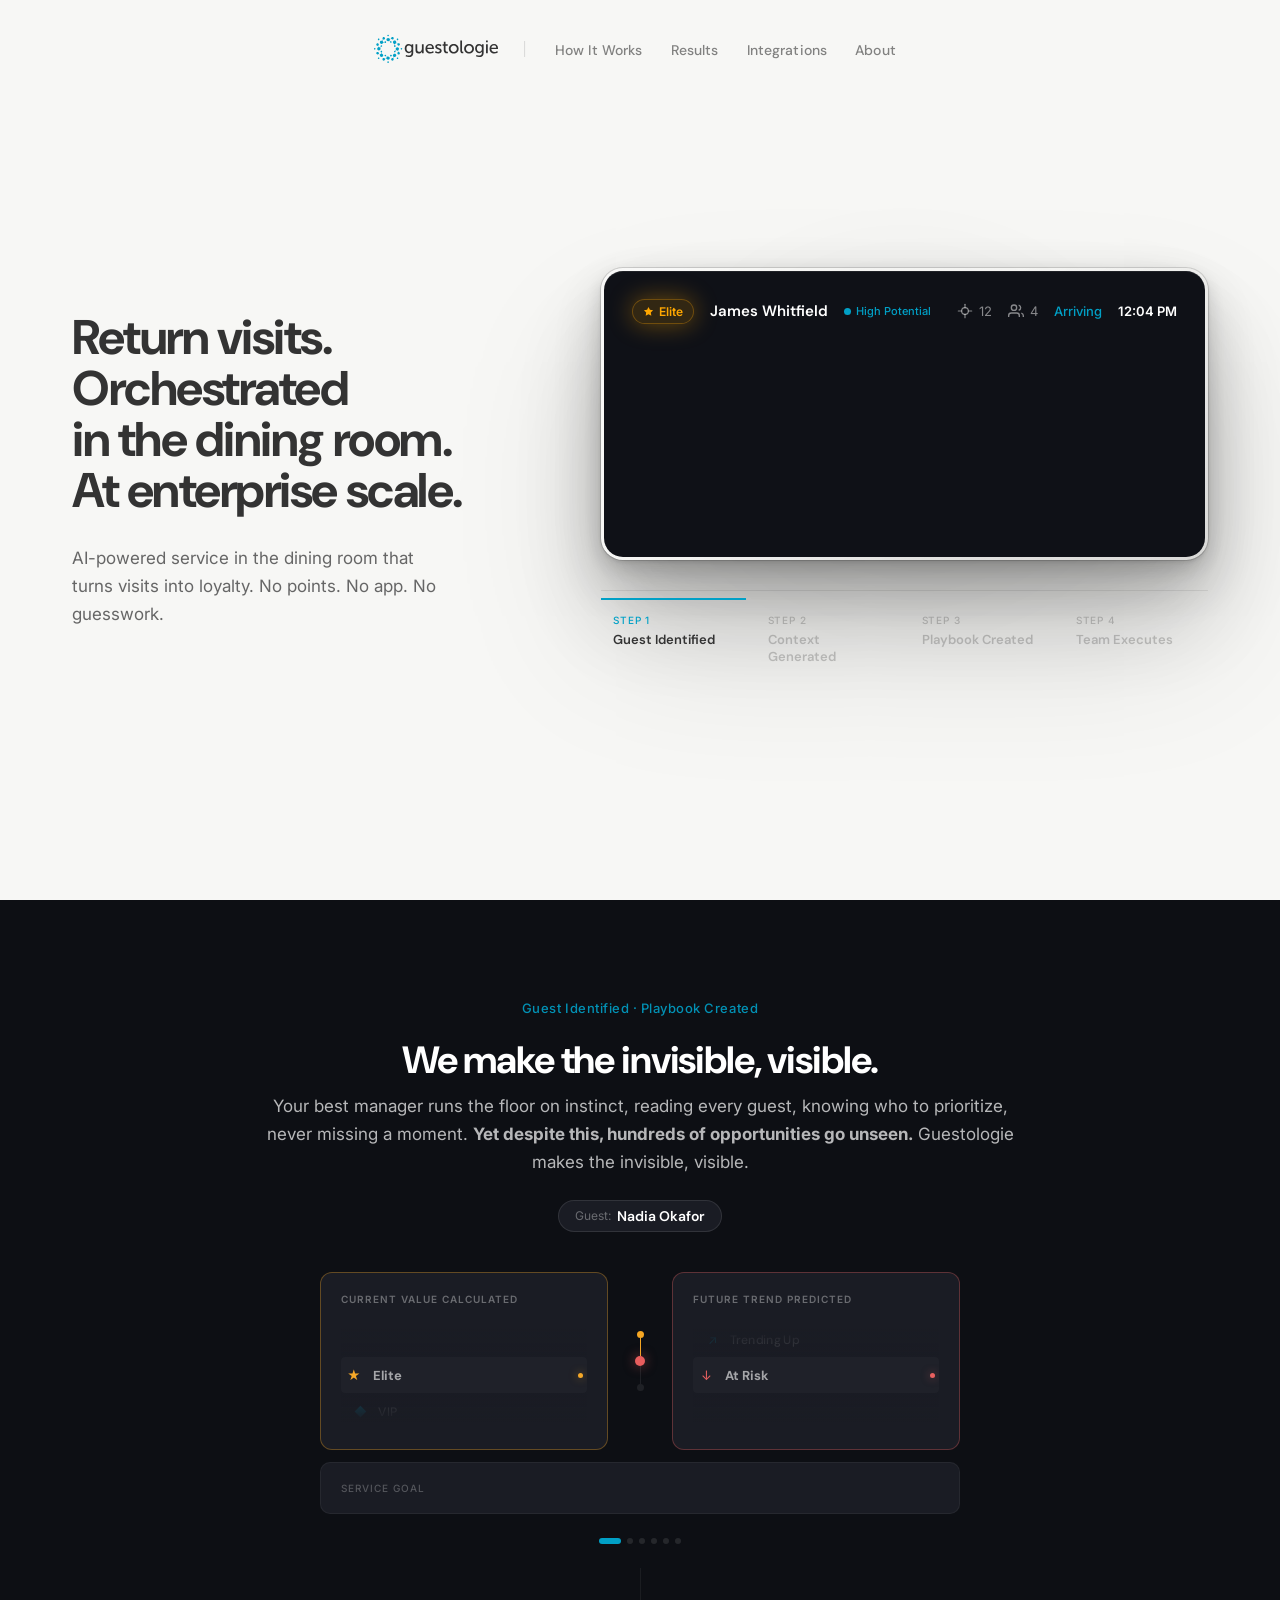
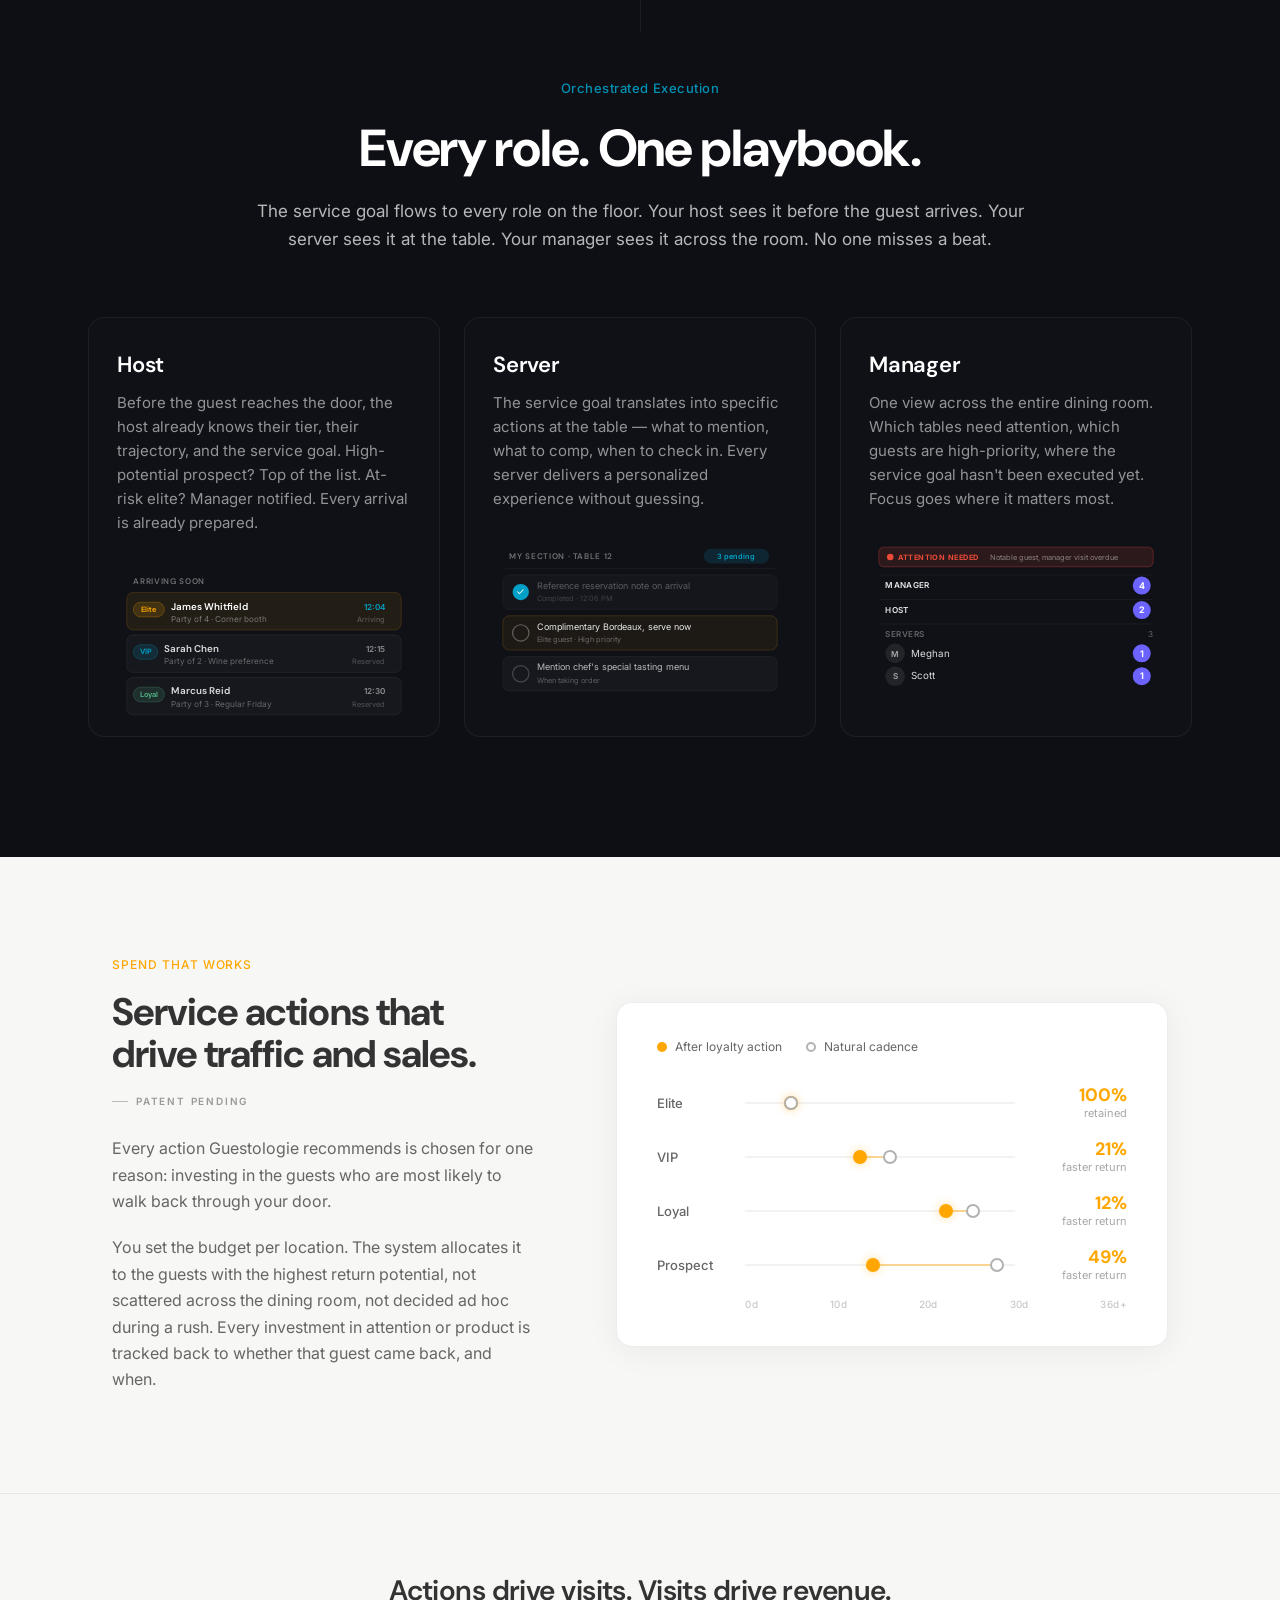
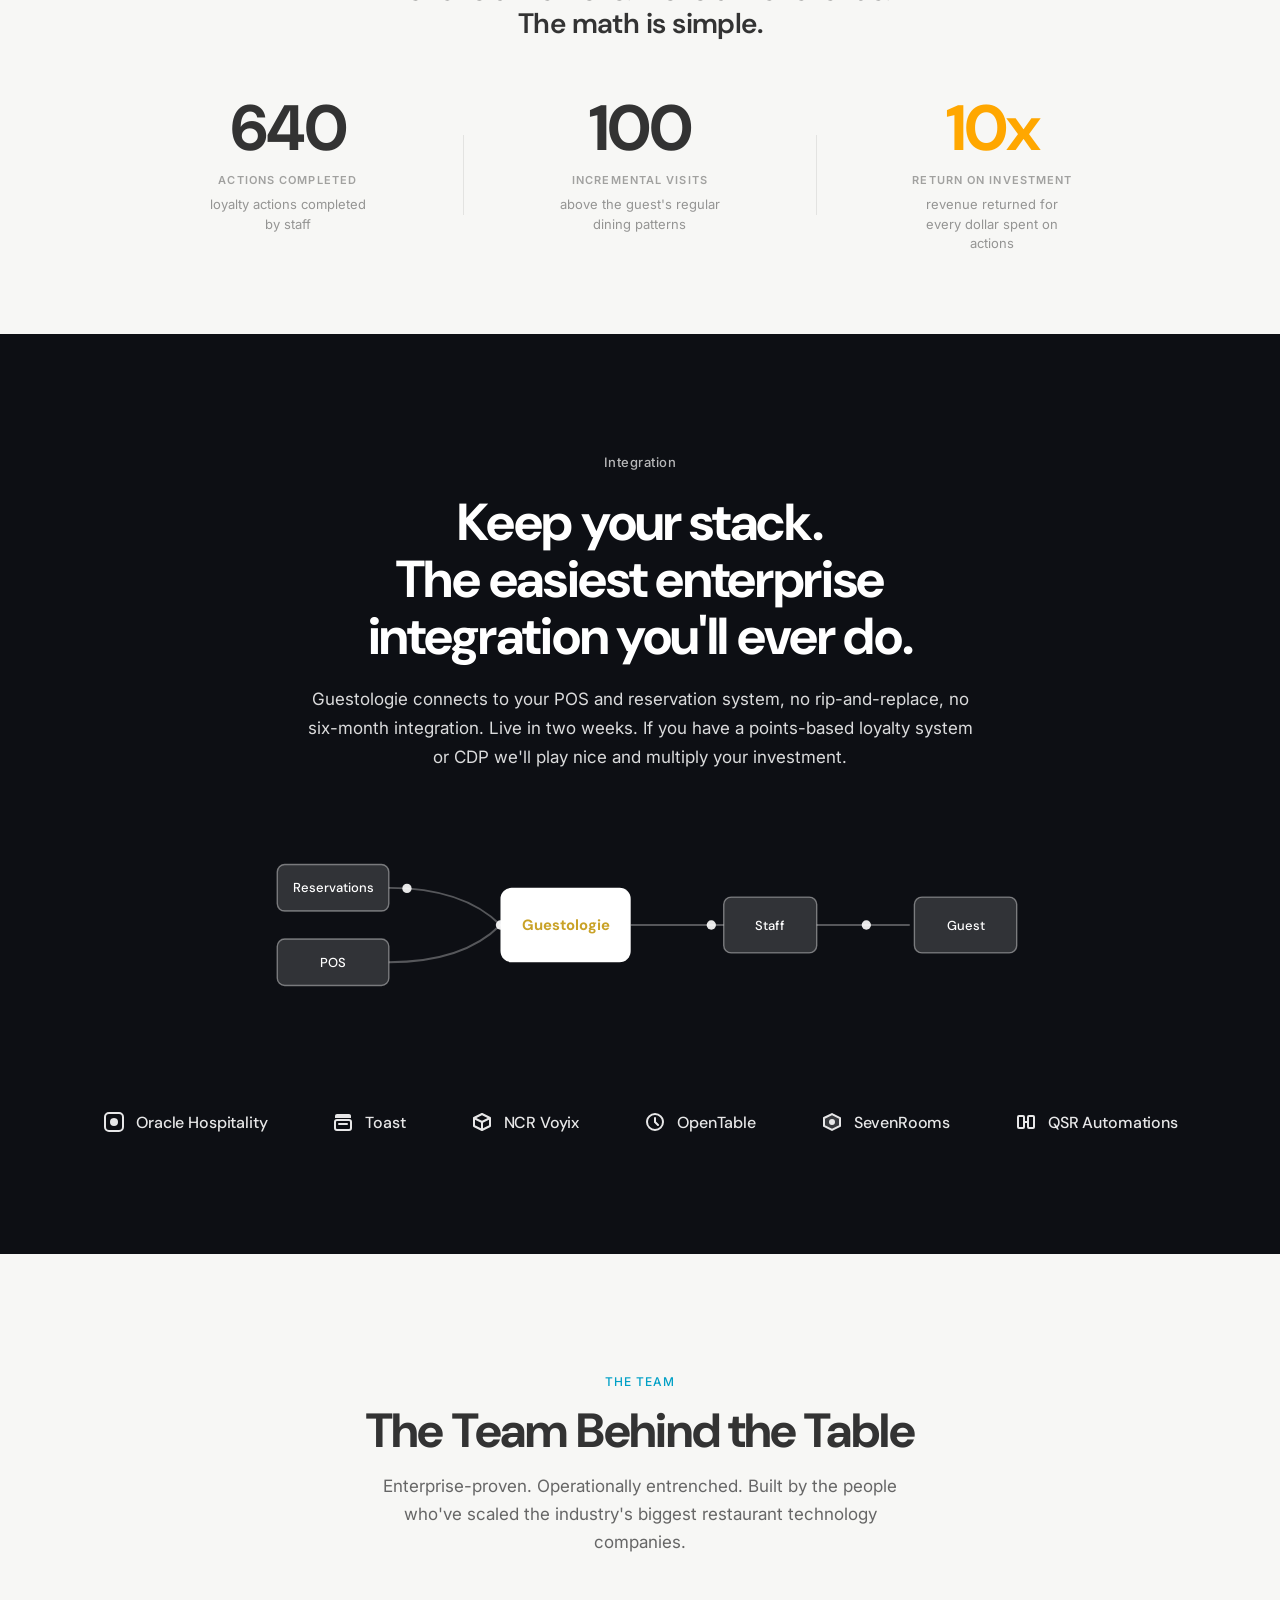
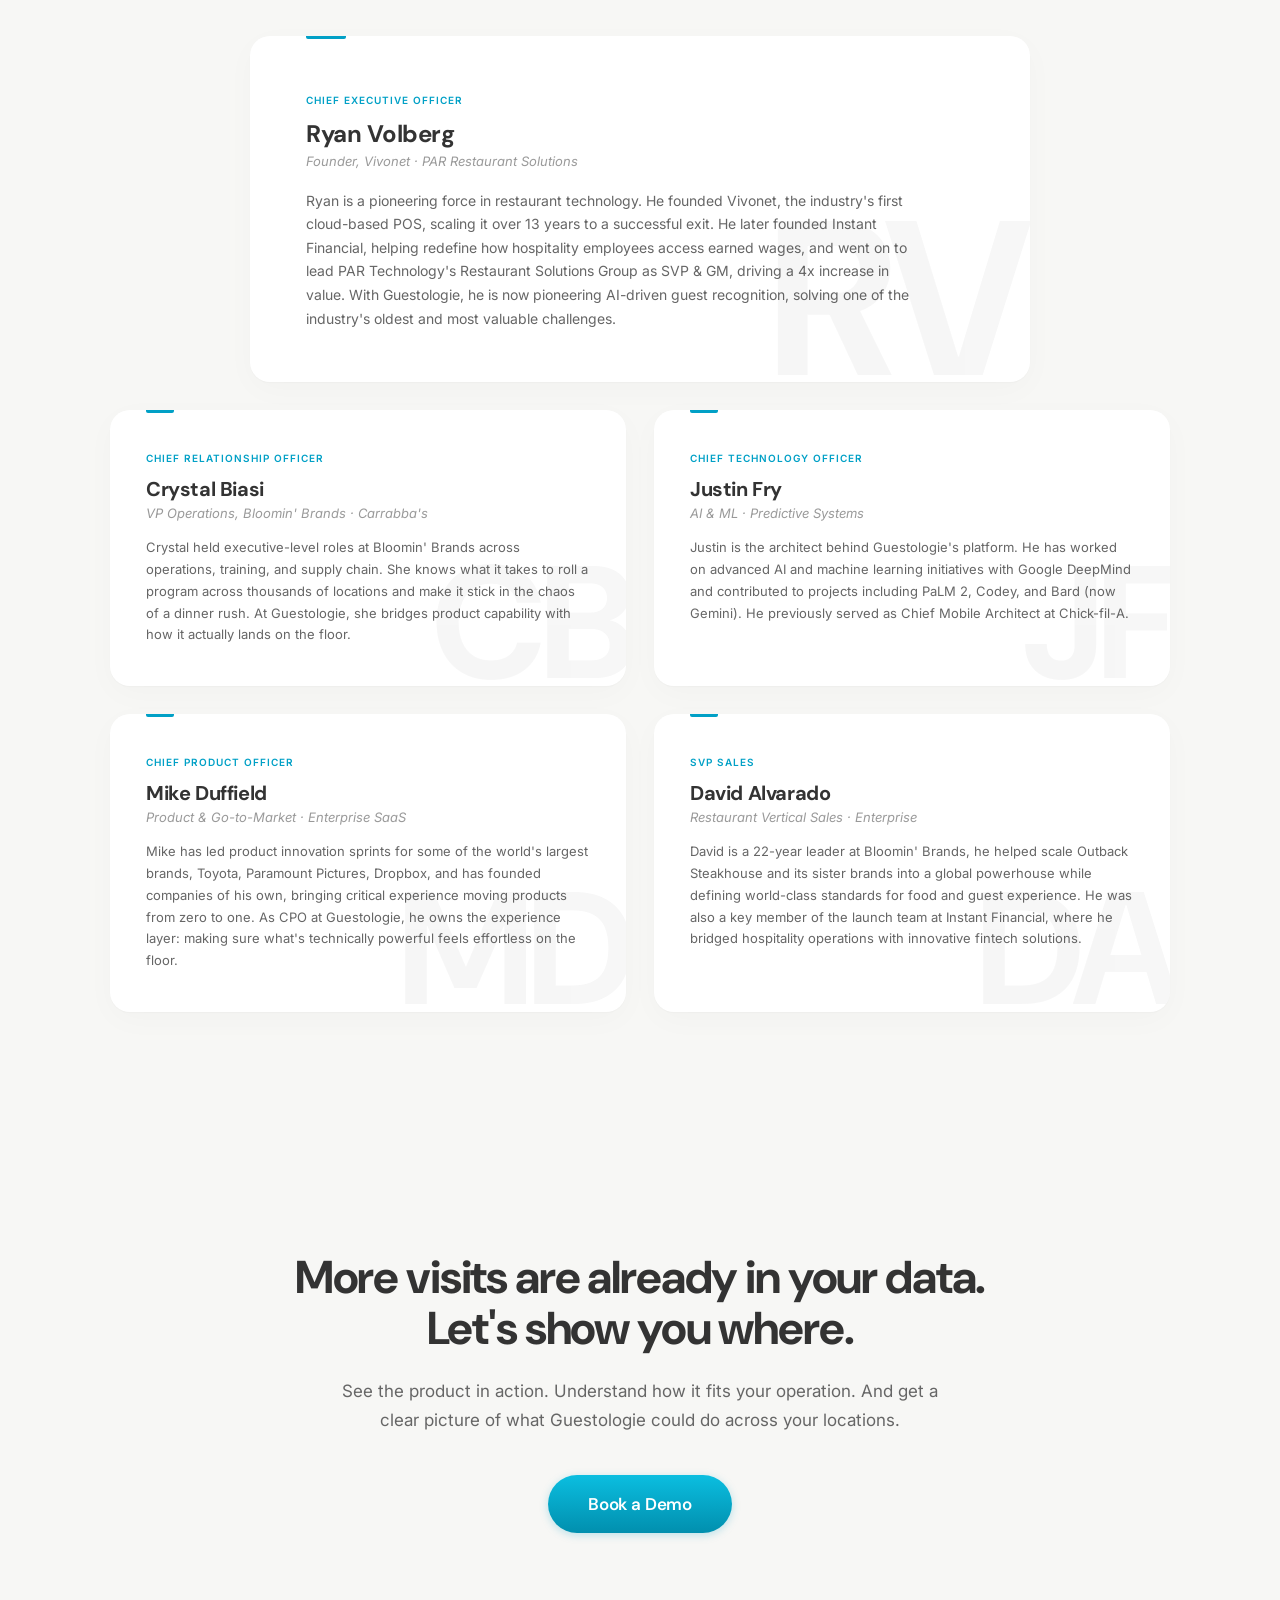
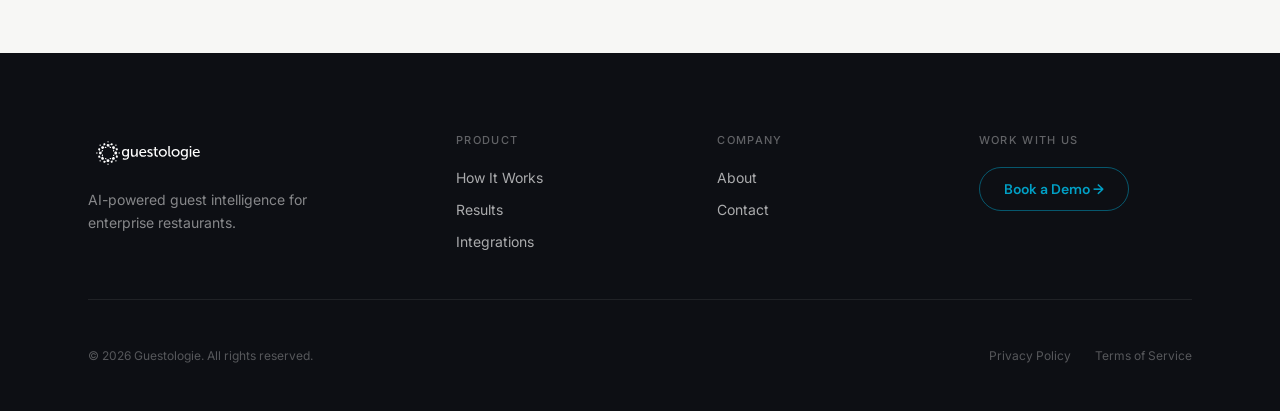
<file: index.html>
<!DOCTYPE html>
<html lang="en">
<head>
<meta charset="UTF-8">
<meta name="viewport" content="width=device-width, initial-scale=1.0">
<title>Guestologie | AI-Powered Guest Intelligence for Enterprise Restaurants</title>
<meta name="description" content="Guestologie turns every visit into a return visit. AI-powered guest recognition that gives your whole team, host, server, manager, the context to deliver personalized service at enterprise scale. No app. No points. Just results.">
<meta name="robots" content="index, follow">
<link rel="canonical" href="https://guestologie.com/">

<!-- Open Graph -->
<meta property="og:type" content="website">
<meta property="og:url" content="https://guestologie.com/">
<meta property="og:title" content="Guestologie | AI-Powered Guest Intelligence for Enterprise Restaurants">
<meta property="og:description" content="Return visits. Orchestrated in the dining room. At enterprise scale. AI-powered guest recognition for premium restaurant groups.">
<meta property="og:image" content="https://guestologie.com/og-image.jpg">
<meta property="og:site_name" content="Guestologie">

<!-- Twitter Card -->
<meta name="twitter:card" content="summary_large_image">
<meta name="twitter:title" content="Guestologie | AI-Powered Guest Intelligence for Enterprise Restaurants">
<meta name="twitter:description" content="Return visits. Orchestrated in the dining room. At enterprise scale.">
<meta name="twitter:image" content="https://guestologie.com/og-image.jpg">

<!-- Favicon -->
<link rel="icon" type="image/svg+xml" href="/favicon.svg">
<link rel="icon" type="image/png" sizes="32x32" href="/favicon-32x32.png">
<link rel="apple-touch-icon" sizes="180x180" href="/apple-touch-icon.png">

<!-- Schema.org JSON-LD -->
<script type="application/ld+json">
{
  "@context": "https://schema.org",
  "@type": "SoftwareApplication",
  "name": "Guestologie",
  "url": "https://guestologie.com",
  "description": "AI-powered guest intelligence platform that helps enterprise restaurant groups recognize guests, personalize service, and drive return visits — without loyalty programs or mobile apps.",
  "applicationCategory": "BusinessApplication",
  "operatingSystem": "Web",
  "offers": {
    "@type": "Offer",
    "category": "Enterprise SaaS"
  },
  "publisher": {
    "@type": "Organization",
    "name": "Guestologie",
    "url": "https://guestologie.com",
    "logo": {
      "@type": "ImageObject",
      "url": "https://guestologie.com/guestologie-logo.svg"
    },
    "contactPoint": {
      "@type": "ContactPoint",
      "email": "sales@trueloyalty.ai",
      "contactType": "sales"
    },
    "sameAs": []
  },
  "audience": {
    "@type": "Audience",
    "audienceType": "Enterprise restaurant groups and multi-unit restaurant operators"
  }
}
</script>

<link rel="preconnect" href="https://fonts.googleapis.com">
<link rel="preconnect" href="https://fonts.gstatic.com" crossorigin>
<link href="https://fonts.googleapis.com/css2?family=DM+Sans:wght@500;600;700&family=Inter:wght@400;500&display=swap" rel="stylesheet">
<link rel="stylesheet" href="guestologie-homepage.css">
</head>
<body>

<!-- NAV — logo + links in unified floating pill -->
<nav class="nav-unified">
  <a href="#" class="nav-logo-link">
    <svg id="Logo" xmlns="http://www.w3.org/2000/svg" width="559.157" height="186.692" version="1.1" viewBox="0 48 559.157 92" role="img" aria-label="Guestologie">
      <defs>
        <style>
          .st0 { fill: #01a0c6; fill-rule: evenodd; }
          .st1 { fill: #333; }
        </style>
      </defs>
      <g id="Wordmark">
        <path class="st1" d="M173.177,119.365c6.161,0,11.201-2.73,11.201-9.941v-2.59c0-1.12.07-2.24.07-2.24h-.141c-2.1,3.5-5.391,5.53-10.501,5.53-9.871,0-15.821-7.911-15.821-18.132,0-10.152,5.671-17.712,15.472-17.712,8.541,0,11.131,5.25,11.131,5.25h.14s-.069-.489-.069-1.12v-3.29h6.511v33.955c0,11.69-8.892,16.171-17.853,16.171-4.271,0-8.681-1.189-12.111-2.939l2.24-5.321s4.411,2.381,9.731,2.381ZM184.517,92.061c0-9.241-4.48-11.901-10.011-11.901-6.16,0-9.661,4.48-9.661,11.691,0,7.352,3.921,12.392,10.291,12.392,4.9,0,9.381-2.94,9.381-12.182Z"/>
        <path class="st1" d="M199.984,75.119h6.791v21.143c0,4.9.98,8.82,6.65,8.82,7.211,0,11.481-6.37,11.481-13.371v-16.592h6.791v35.424h-6.581v-4.69c0-1.47.14-2.591.14-2.591h-.14c-1.47,3.501-6.091,8.121-13.021,8.121-7.98,0-12.111-4.2-12.111-13.581v-22.683Z"/>
        <path class="st1" d="M256.265,74.28c10.011,0,15.331,7.421,15.331,16.592,0,.91-.21,2.94-.21,2.94h-25.832c.35,7.771,5.88,11.69,12.181,11.69,6.091,0,10.501-4.13,10.501-4.13l2.801,4.971s-5.251,5.04-13.722,5.04c-11.131,0-18.762-8.051-18.762-18.552,0-11.272,7.631-18.552,17.712-18.552ZM264.666,88.702c-.21-6.091-3.99-9.032-8.54-9.032-5.181,0-9.382,3.22-10.361,9.032h18.901Z"/>
        <path class="st1" d="M278.943,101.373s3.99,4.13,10.151,4.13c2.94,0,5.881-1.54,5.881-4.41,0-6.511-18.202-5.181-18.202-16.732,0-6.44,5.74-10.081,12.812-10.081,7.771,0,11.411,3.92,11.411,3.92l-2.73,5.111s-3.15-3.15-8.751-3.15c-2.94,0-5.811,1.26-5.811,4.34,0,6.372,18.202,4.971,18.202,16.592,0,5.881-5.041,10.291-12.812,10.291-8.681,0-13.441-5.181-13.441-5.181l3.29-4.83Z"/>
        <path class="st1" d="M309.954,81.071h-4.621v-5.461h4.831v-10.221h6.58v10.221h8.541v5.461h-8.541v15.751c0,7.071,4.971,7.981,7.562,7.981.979,0,1.609-.141,1.609-.141v6.021s-.979.141-2.38.141c-4.551,0-13.581-1.4-13.581-13.231v-16.522Z"/>
        <path class="st1" d="M348.734,74.28c10.57,0,19.111,7.771,19.111,18.482,0,10.781-8.541,18.622-19.111,18.622s-19.112-7.841-19.112-18.622c0-10.711,8.541-18.482,19.112-18.482ZM348.734,105.503c6.721,0,12.181-5.32,12.181-12.741,0-7.351-5.46-12.601-12.181-12.601-6.651,0-12.182,5.25-12.182,12.601,0,7.421,5.53,12.741,12.182,12.741Z"/>
        <path class="st1" d="M374.141,61.118h6.791v38.574c0,4.271,1.68,5.041,3.78,5.041.63,0,1.19-.07,1.19-.07v6.021s-1.051.141-2.24.141c-3.851,0-9.521-1.051-9.521-9.941v-39.764Z"/>
        <path class="st1" d="M408.304,74.28c10.57,0,19.111,7.771,19.111,18.482,0,10.781-8.541,18.622-19.111,18.622s-19.112-7.841-19.112-18.622c0-10.711,8.541-18.482,19.112-18.482ZM408.304,105.503c6.721,0,12.181-5.32,12.181-12.741,0-7.351-5.46-12.601-12.181-12.601-6.651,0-12.182,5.25-12.182,12.601,0,7.421,5.53,12.741,12.182,12.741Z"/>
        <path class="st1" d="M447.012,119.365c6.16,0,11.201-2.73,11.201-9.941v-2.59c0-1.12.069-2.24.069-2.24h-.14c-2.101,3.5-5.391,5.53-10.501,5.53-9.871,0-15.821-7.911-15.821-18.132,0-10.152,5.67-17.712,15.472-17.712,8.54,0,11.131,5.25,11.131,5.25h.14s-.069-.489-.069-1.12v-3.29h6.51v33.955c0,11.69-8.891,16.171-17.852,16.171-4.271,0-8.681-1.189-12.111-2.939l2.24-5.321s4.41,2.381,9.731,2.381ZM458.353,92.061c0-9.241-4.48-11.901-10.011-11.901-6.161,0-9.661,4.48-9.661,11.691,0,7.352,3.92,12.392,10.291,12.392,4.9,0,9.381-2.94,9.381-12.182Z"/>
        <path class="st1" d="M474.241,61.118h6.86v6.931h-6.86v-6.931ZM474.31,75.119h6.791v35.424h-6.791v-35.424Z"/>
        <path class="st1" d="M505.601,74.28c10.011,0,15.332,7.421,15.332,16.592,0,.91-.21,2.94-.21,2.94h-25.833c.35,7.771,5.881,11.69,12.182,11.69,6.09,0,10.501-4.13,10.501-4.13l2.8,4.971s-5.25,5.04-13.722,5.04c-11.131,0-18.762-8.051-18.762-18.552,0-11.272,7.631-18.552,17.712-18.552ZM514.003,88.702c-.21-6.091-3.991-9.032-8.541-9.032-5.181,0-9.381,3.22-10.361,9.032h18.902Z"/>
      </g>
      <g id="Symbol">
        <path class="st0" d="M63.304,123.388c-1.418-1.527-2.072-3.598-1.745-5.561.436-2.726-4.144-5.125-6.107-3.489-1.963,1.527-4.798,1.309-6.652-.436-1.963-1.963-1.963-5.125,0-7.088,1.963-1.963,5.125-1.963,7.088,0,1.09,1.09,1.527,2.508,1.418,3.926-.218,2.617,4.362,5.016,6.325,3.271.545-.545,1.2-.872,1.854-1.2,2.29-.872,2.181-4.798.218-5.888-.327-.109-.545-.327-.763-.545-1.309-1.2-1.309-3.271,0-4.58,1.309-1.2,3.271-1.2,4.58,0,1.2,1.309,1.2,3.38,0,4.58-.218.218-.327.327-.545.436-1.854,1.309-1.527,5.125.763,5.779.981.327,1.963.872,2.726,1.636,2.508,2.508,2.508,6.652,0,9.16-2.508,2.508-6.543,2.508-9.16,0h0ZM38.224,93.401c0-1.854,1.418-3.271,3.162-3.271,1.854,0,3.271,1.418,3.271,3.271,0,1.745-1.418,3.162-3.271,3.162-1.745,0-3.162-1.418-3.162-3.162h0ZM148.469,93.401c0,1.745-1.418,3.162-3.162,3.162s-3.271-1.418-3.271-3.162c0-1.854,1.527-3.271,3.271-3.271s3.162,1.418,3.162,3.271h0ZM132.33,132.33c-1.199,1.309-3.271,1.309-4.58,0-1.199-1.2-1.199-3.271,0-4.58,1.309-1.2,3.38-1.2,4.58,0,1.309,1.309,1.309,3.38,0,4.58h0ZM54.362,54.362c1.199-1.309,3.271-1.309,4.58,0,1.199,1.199,1.199,3.271,0,4.58-1.309,1.199-3.38,1.199-4.58,0-1.309-1.309-1.309-3.38,0-4.58h0ZM132.33,54.362c1.309,1.199,1.309,3.271,0,4.58-1.199,1.199-3.271,1.199-4.58,0-1.199-1.309-1.199-3.38,0-4.58,1.309-1.309,3.38-1.309,4.58,0h0ZM54.362,132.33c-1.309-1.2-1.309-3.271,0-4.58,1.199-1.2,3.271-1.2,4.58,0,1.199,1.309,1.199,3.38,0,4.58-1.309,1.309-3.38,1.309-4.58,0h0ZM93.401,38.224c1.745,0,3.162,1.418,3.162,3.162,0,1.854-1.418,3.271-3.162,3.271-1.854,0-3.271-1.418-3.271-3.271,0-1.745,1.418-3.162,3.271-3.162h0ZM93.401,148.469c-1.854,0-3.271-1.418-3.271-3.162s1.418-3.271,3.271-3.271c1.745,0,3.162,1.527,3.162,3.271s-1.418,3.162-3.162,3.162h0ZM50.982,93.401c0-2.181.981-4.035,2.617-5.234,2.181-1.636.654-6.543-1.854-6.87-2.508-.218-4.362-2.399-4.362-4.907,0-2.726,2.181-5.016,5.016-5.016,2.726,0,4.907,2.29,4.907,5.016,0,1.527-.654,2.944-1.745,3.817-1.963,1.636-.545,6.543,2.181,6.761.763,0,1.418.109,2.072.436,2.29.981,5.016-1.745,4.362-4.035-.109-.218-.109-.545-.109-.872,0-1.745,1.418-3.271,3.162-3.271s3.271,1.527,3.271,3.271-1.527,3.271-3.271,3.271c-.218,0-.436-.109-.654-.109-2.181-.436-4.689,2.508-3.489,4.689.436.872.763,1.854.763,3.053,0,3.489-2.944,6.434-6.434,6.434-3.599,0-6.434-2.944-6.434-6.434h0ZM63.304,63.304c1.527-1.418,3.598-2.072,5.561-1.745,2.726.436,5.125-4.144,3.598-6.107-1.636-1.963-1.418-4.798.327-6.652,1.963-1.963,5.125-1.963,7.088,0,1.963,1.963,1.963,5.125,0,7.088-1.09,1.09-2.508,1.527-3.926,1.418-2.617-.218-5.016,4.362-3.271,6.325.545.545.872,1.199,1.2,1.854.981,2.29,4.798,2.181,5.888.218.109-.327.327-.545.545-.763,1.199-1.309,3.271-1.309,4.58,0,1.199,1.309,1.199,3.271,0,4.58-1.309,1.2-3.38,1.2-4.58,0-.218-.218-.327-.327-.436-.545-1.309-1.854-5.125-1.527-5.779.763-.327.981-.872,1.963-1.636,2.726-2.508,2.508-6.543,2.508-9.16,0-2.508-2.508-2.508-6.543,0-9.16h0ZM93.401,50.982c2.072,0,4.035.981,5.125,2.617,1.636,2.181,6.543.654,6.87-1.854.218-2.508,2.399-4.362,4.907-4.362,2.726,0,5.016,2.181,5.016,5.016,0,2.726-2.29,4.907-5.016,4.907-1.527,0-2.944-.654-3.817-1.745-1.636-1.963-6.543-.545-6.652,2.181-.109.763-.218,1.418-.545,2.072-.981,2.29,1.745,5.016,4.035,4.362.218-.109.545-.109.872-.109,1.745,0,3.271,1.418,3.271,3.162s-1.527,3.271-3.271,3.271-3.162-1.527-3.162-3.271v-.654c.436-2.181-2.508-4.689-4.689-3.489-.872.436-1.854.763-2.944.763-3.599,0-6.543-2.944-6.543-6.434,0-3.599,2.944-6.434,6.543-6.434h0ZM123.388,63.304c1.418,1.527,2.072,3.599,1.745,5.561-.436,2.726,4.144,5.125,6.107,3.598,1.963-1.636,4.798-1.418,6.652.327,1.963,1.963,1.963,5.125,0,7.088-1.963,1.963-5.125,1.963-7.088,0-1.09-1.09-1.527-2.508-1.418-3.926.218-2.617-4.253-5.016-6.325-3.271-.545.545-1.2.872-1.854,1.2-2.29.981-2.181,4.798-.218,5.888.327.109.545.327.763.545,1.309,1.2,1.309,3.271,0,4.58-1.199,1.199-3.271,1.199-4.58,0-1.2-1.309-1.2-3.38,0-4.58.218-.218.327-.327.545-.436,1.854-1.309,1.527-5.125-.763-5.779-.981-.327-1.963-.872-2.726-1.636-2.508-2.508-2.508-6.543,0-9.16,2.508-2.508,6.652-2.508,9.16,0h0ZM135.819,93.401c0,2.072-1.09,4.035-2.726,5.125-2.181,1.636-.654,6.543,1.854,6.87,2.508.218,4.362,2.399,4.362,4.907,0,2.726-2.181,5.016-5.016,5.016-2.726,0-4.907-2.29-4.907-5.016,0-1.527.654-2.944,1.745-3.817,1.963-1.636.545-6.543-2.181-6.652-.763-.109-1.418-.218-2.072-.545-2.29-.981-5.016,1.745-4.362,4.035.109.218.109.545.109.872,0,1.745-1.418,3.271-3.162,3.271s-3.271-1.527-3.271-3.271,1.527-3.162,3.271-3.162h.654c2.181.436,4.689-2.508,3.489-4.689-.436-.872-.763-1.854-.763-2.944,0-3.598,2.944-6.543,6.434-6.543,3.599,0,6.543,2.944,6.543,6.543h0ZM123.388,123.388c-1.527,1.418-3.598,2.072-5.561,1.745-2.726-.436-5.125,4.144-3.489,6.107,1.527,1.963,1.309,4.798-.436,6.652-1.963,1.963-5.125,1.963-7.088,0-1.963-1.963-1.963-5.125,0-7.088,1.09-1.09,2.508-1.527,3.926-1.418,2.617.218,5.016-4.253,3.271-6.325-.545-.545-.872-1.2-1.2-1.854-.872-2.29-4.798-2.181-5.888-.218-.109.327-.327.545-.545.763-1.199,1.309-3.271,1.309-4.58,0-1.199-1.2-1.199-3.271,0-4.58,1.309-1.2,3.38-1.2,4.58,0,.218.218.327.327.436.545,1.309,1.854,5.125,1.527,5.779-.763.327-.981.872-1.963,1.636-2.726,2.508-2.508,6.652-2.508,9.16,0,2.508,2.508,2.508,6.652,0,9.16h0ZM93.401,135.819c-2.181,0-4.035-1.09-5.234-2.726-1.636-2.181-6.543-.654-6.87,1.854-.218,2.508-2.399,4.362-4.907,4.362-2.726,0-5.016-2.181-5.016-5.016,0-2.726,2.29-4.907,5.016-4.907,1.527,0,2.944.654,3.817,1.745,1.636,1.963,6.543.545,6.761-2.181,0-.763.109-1.418.436-2.072.981-2.29-1.745-5.016-4.035-4.362-.218.109-.545.109-.872.109-1.745,0-3.271-1.418-3.271-3.162s1.527-3.271,3.271-3.271,3.271,1.527,3.271,3.271c0,.218-.109.436-.109.654-.436,2.181,2.508,4.689,4.689,3.489.872-.436,1.854-.763,3.053-.763,3.489,0,6.434,2.944,6.434,6.434,0,3.598-2.944,6.543-6.434,6.543h0Z"/>
      </g>
    </svg>
  </a>
  <div class="nav-divider"></div>
  <ul class="nav-links">
    <li><a href="#segmentation" class="nav-link">How It Works</a></li>
    <li><a href="#smart-comp" class="nav-link">Results</a></li>
    <li><a href="#integrations" class="nav-link">Integrations</a></li>
    <li><a href="#about" class="nav-link">About</a></li>
  </ul>
</nav>

<!-- HERO -->
<div class="hero-section">
  <div class="hero-split">

    <!-- LEFT: Copy -->
    <div class="hero-left">
      <div class="hero-copy">
        <h1 class="hero-headline">Return visits. Orchestrated<br>in the dining room. At enterprise scale.</h1>
        <p class="hero-subhead">AI-powered service in the dining room that turns visits into loyalty. No points. No app. No guesswork.</p>
      </div>
    </div>

    <!-- RIGHT: Card + Steps -->
    <div class="hero-right">
      <div class="hero-right-inner">

        <!-- Guest Card -->
        <div class="hero-card-container">
          <div class="guest-card" id="journeyCard">
            <div class="guest-card-header">
              <div class="guest-card-left">
                <div class="tier-badge elite">
                  <svg viewBox="0 0 24 24" fill="currentColor"><polygon points="12,2 15.09,8.26 22,9.27 17,14.14 18.18,21.02 12,17.77 5.82,21.02 7,14.14 2,9.27 8.91,8.26"/></svg>
                  Elite
                </div>
                <span class="guest-name">James Whitfield</span>
                <div class="trend-indicator">
                  <span class="trend-indicator-dot"></span>
                  <span>High Potential</span>
                </div>
              </div>
              <div class="guest-card-right">
                <span class="guest-meta-item">
                  <svg width="16" height="16" viewBox="0 0 24 24" fill="none" stroke="currentColor" stroke-width="1.75" stroke-linecap="round"><circle cx="12" cy="12" r="5"/><line x1="12" y1="2" x2="12" y2="7"/><line x1="12" y1="17" x2="12" y2="22"/><line x1="2" y1="12" x2="7" y2="12"/><line x1="17" y1="12" x2="22" y2="12"/></svg>
                  12
                </span>
                <span class="guest-meta-item">
                  <svg width="16" height="16" viewBox="0 0 24 24" fill="none" stroke="currentColor" stroke-width="2"><path d="M17 21v-2a4 4 0 0 0-4-4H5a4 4 0 0 0-4 4v2"/><circle cx="9" cy="7" r="4"/><path d="M23 21v-2a4 4 0 0 0-3-3.87"/><path d="M16 3.13a4 4 0 0 1 0 7.75"/></svg>
                  4
                </span>
                <span class="guest-status">Arriving</span>
                <span class="guest-time">12:04 PM</span>
              </div>
            </div>

            <div class="guest-context">
              <span>Long-standing Elite guest. </span>
              <span>Prefers corner booths and Bordeaux wines. </span>
              <span>Allergic to shellfish. </span>
              <span>Typically dines with business associates in parties of 3-4. </span>
              <span>High spender who appreciates personalized attention from the chef.</span>
            </div>

            <div class="guest-actions">
              <div class="action-item" data-action="1">
                <div class="action-checkbox">
                  <svg viewBox="0 0 24 24" fill="none" stroke="currentColor" stroke-width="3" aria-hidden="true"><polyline points="20 6 9 17 4 12"/></svg>
                </div>
                <span class="action-text">When James arrives, seat at a premium table</span>
              </div>
              <div class="action-item" data-action="2">
                <div class="action-checkbox">
                  <svg viewBox="0 0 24 24" fill="none" stroke="currentColor" stroke-width="3" aria-hidden="true"><polyline points="20 6 9 17 4 12"/></svg>
                </div>
                <span class="action-text">Provide James a complimentary appetizer: 1/2 Salmon Sushi Press</span>
              </div>
              <div class="action-item" data-action="3">
                <div class="action-checkbox">
                  <svg viewBox="0 0 24 24" fill="none" stroke="currentColor" stroke-width="3" aria-hidden="true"><polyline points="20 6 9 17 4 12"/></svg>
                </div>
                <span class="action-text">Manager visit required, James is a notable guest</span>
              </div>
            </div>

            <div class="action-badge" id="actionBadge">
              <span class="action-badge-count">3</span>
              <svg class="action-badge-check" viewBox="0 0 24 24" fill="none" aria-hidden="true">
                <polyline points="4,13 9,18 20,7" stroke="white" stroke-width="2.5" stroke-linecap="round" stroke-linejoin="round"/>
              </svg>
            </div>
          </div>
        </div>

        <!-- Step Cards — bonded below card -->
        <div class="hero-steps">
          <div class="journey-steps">
            <div class="journey-step" data-step="1">
              <div class="step-number">Step 1</div>
              <div class="step-title">Guest Identified</div>
              <div class="step-description">Tier calculated, trajectory assessed, value identified instantly.</div>
            </div>
            <div class="journey-step" data-step="2">
              <div class="step-number">Step 2</div>
              <div class="step-title">Context Generated</div>
              <div class="step-description">AI pulls preferences, history, and what matters for this visit.</div>
            </div>
            <div class="journey-step" data-step="3">
              <div class="step-number">Step 3</div>
              <div class="step-title">Playbook Created</div>
              <div class="step-description">Specific actions assigned, personalized to this guest, this budget.</div>
            </div>
            <div class="journey-step" data-step="4">
              <div class="step-number">Step 4</div>
              <div class="step-title">Team Executes</div>
              <div class="step-description">Actions land on tablets. The floor executes. Guest feels it.</div>
            </div>
          </div>
        </div>

      </div>
    </div>

  </div>
</div>

<!-- SECTION: DUAL-SIGNAL INTELLIGENCE -->
<div class="segmentation-wrapper" id="segmentation">
  <div class="segmentation-inner">

    <div class="seg-header">
      <p class="seg-eyebrow">Guest Identified · Playbook Created</p>
      <h2 class="seg-headline">We make the invisible, visible.</h2>
      <p class="seg-subhead">Your best manager runs the floor on instinct, reading every guest, knowing who to prioritize, never missing a moment. <strong>Yet despite this, hundreds of opportunities go unseen.</strong> Guestologie makes the invisible, visible.</p>
      <p class="seg-guest-name"><span class="seg-guest-label">Guest:</span> <span id="segGuestName"></span></p>
    </div>

    <div class="seg-main-row">

      <div class="seg-panel" id="segPanelLeft">
        <p class="seg-panel-heading">Current Value Calculated</p>
        <div class="seg-wheel-wrap">
          <div class="seg-wheel-gradient seg-wheel-gradient-top"></div>
          <div class="seg-wheel-highlight"></div>
          <div class="seg-wheel" id="segTierWheel"></div>
          <div class="seg-wheel-gradient seg-wheel-gradient-bottom"></div>
        </div>
      </div>

      <div class="seg-dots-col">
        <div class="seg-step-dot" id="segDot1"></div>
        <div class="seg-connector" id="segConn1"></div>
        <div class="seg-step-dot" id="segDot2"></div>
        <div class="seg-connector" id="segConn2"></div>
        <div class="seg-step-dot" id="segDot3"></div>
      </div>

      <div class="seg-panel" id="segPanelRight">
        <p class="seg-panel-heading">Future Trend Predicted</p>
        <div class="seg-wheel-wrap">
          <div class="seg-wheel-gradient seg-wheel-gradient-top"></div>
          <div class="seg-wheel-highlight"></div>
          <div class="seg-wheel" id="segTrajWheel"></div>
          <div class="seg-wheel-gradient seg-wheel-gradient-bottom"></div>
        </div>
      </div>

    </div>

    <div class="seg-goal-bar" id="segGoalBar">
      <span class="seg-goal-label">SERVICE GOAL</span>
      <span class="seg-goal-text" id="segGoalText"></span>
    </div>

    <div class="seg-carousel" id="segCarousel"></div>

    <div class="seg-flow-line">
      <div class="seg-flow-line-track"></div>
      <div class="seg-flow-line-pulse"></div>
    </div>

  </div>
</div>

<!-- SECTION 3: HOW IT WORKS -->
<div class="how-it-works-wrapper">
<section class="how-it-works" id="how-it-works">
  <p class="section-label">Orchestrated Execution</p>
  <h2 class="section-headline">Every role. One playbook.</h2>
  <p class="section-subhead">The service goal flows to every role on the floor. Your host sees it before the guest arrives. Your server sees it at the table. Your manager sees it across the room. No one misses a beat.</p>

  <div class="roles-grid">

    <!-- Host Card -->
    <div class="role-card">
      <div class="role-card-content">
        <h3 class="role-title">Host</h3>
        <p class="role-body">Before the guest reaches the door, the host already knows their tier, their trajectory, and the service goal. High-potential prospect? Top of the list. At-risk elite? Manager notified. Every arrival is already prepared.</p>
      </div>
      <div class="role-visual">
        <!-- Arrival queue UI mockup -->
        <svg viewBox="0 0 360 210" xmlns="http://www.w3.org/2000/svg" class="role-ui-svg" role="img" aria-label="Host arrival queue showing Elite guest James Whitfield arriving at 12:04, VIP guest Sarah Chen at 12:15, and Loyal guest Marcus Reid at 12:30">
          <!-- bg -->
          <rect width="360" height="210" fill="#0F1117"/>
          <!-- header -->
          <text x="20" y="26" font-family="DM Sans, sans-serif" font-size="10" font-weight="600" fill="rgba(255,255,255,0.4)" letter-spacing="0.08em">ARRIVING SOON</text>

          <!-- Row 1 — Elite -->
          <rect x="12" y="36" width="336" height="46" rx="8" fill="rgba(255,167,0,0.08)" stroke="rgba(255,167,0,0.2)" stroke-width="1"/>
          <!-- tier badge -->
          <rect x="20" y="48" width="38" height="18" rx="9" fill="rgba(255,167,0,0.15)" stroke="rgba(255,167,0,0.3)" stroke-width="1"/>
          <text x="39" y="60" font-family="Inter, sans-serif" font-size="9" font-weight="600" fill="#FFA700" text-anchor="middle">Elite</text>
          <!-- name -->
          <text x="66" y="57" font-family="DM Sans, sans-serif" font-size="12" font-weight="600" fill="#FFFFFF">James Whitfield</text>
          <text x="66" y="72" font-family="Inter, sans-serif" font-size="10" fill="rgba(255,255,255,0.4)">Party of 4 · Corner booth</text>
          <!-- time -->
          <text x="328" y="57" font-family="Inter, sans-serif" font-size="10" font-weight="600" fill="#01A0C6" text-anchor="end">12:04</text>
          <text x="328" y="72" font-family="Inter, sans-serif" font-size="9" fill="rgba(255,255,255,0.3)" text-anchor="end">Arriving</text>

          <!-- Row 2 — VIP -->
          <rect x="12" y="88" width="336" height="46" rx="8" fill="rgba(255,255,255,0.03)" stroke="rgba(255,255,255,0.07)" stroke-width="1"/>
          <rect x="20" y="100" width="30" height="18" rx="9" fill="rgba(1,160,198,0.15)" stroke="rgba(1,160,198,0.3)" stroke-width="1"/>
          <text x="35" y="112" font-family="Inter, sans-serif" font-size="9" font-weight="600" fill="#01A0C6" text-anchor="middle">VIP</text>
          <text x="58" y="109" font-family="DM Sans, sans-serif" font-size="12" font-weight="600" fill="rgba(255,255,255,0.85)">Sarah Chen</text>
          <text x="58" y="124" font-family="Inter, sans-serif" font-size="10" fill="rgba(255,255,255,0.35)">Party of 2 · Wine preference</text>
          <text x="328" y="109" font-family="Inter, sans-serif" font-size="10" font-weight="600" fill="rgba(255,255,255,0.5)" text-anchor="end">12:15</text>
          <text x="328" y="124" font-family="Inter, sans-serif" font-size="9" fill="rgba(255,255,255,0.25)" text-anchor="end">Reserved</text>

          <!-- Row 3 — Loyal -->
          <rect x="12" y="140" width="336" height="46" rx="8" fill="rgba(255,255,255,0.03)" stroke="rgba(255,255,255,0.07)" stroke-width="1"/>
          <rect x="20" y="152" width="38" height="18" rx="9" fill="rgba(82,183,136,0.15)" stroke="rgba(82,183,136,0.3)" stroke-width="1"/>
          <text x="39" y="164" font-family="Inter, sans-serif" font-size="9" font-weight="600" fill="#52B788" text-anchor="middle">Loyal</text>
          <text x="66" y="161" font-family="DM Sans, sans-serif" font-size="12" font-weight="600" fill="rgba(255,255,255,0.85)">Marcus Reid</text>
          <text x="66" y="176" font-family="Inter, sans-serif" font-size="10" fill="rgba(255,255,255,0.35)">Party of 3 · Regular Friday</text>
          <text x="328" y="161" font-family="Inter, sans-serif" font-size="10" font-weight="600" fill="rgba(255,255,255,0.5)" text-anchor="end">12:30</text>
          <text x="328" y="176" font-family="Inter, sans-serif" font-size="9" fill="rgba(255,255,255,0.25)" text-anchor="end">Reserved</text>
        </svg>
      </div>
    </div>

    <!-- Server Card -->
    <div class="role-card">
      <div class="role-card-content">
        <h3 class="role-title">Server</h3>
        <p class="role-body">The service goal translates into specific actions at the table — what to mention, what to comp, when to check in. Every server delivers a personalized experience without guessing.</p>
      </div>
      <div class="role-visual">
        <!-- Section action list UI mockup -->
        <svg viewBox="0 0 360 210" xmlns="http://www.w3.org/2000/svg" class="role-ui-svg" role="img" aria-label="Server section view for Table 12 showing one completed action and two pending actions including serving complimentary Bordeaux to an Elite guest">
          <rect width="360" height="210" fill="#0F1117"/>

          <!-- Header row: label left, pill right -->
          <text x="20" y="24" font-family="DM Sans, sans-serif" font-size="10" font-weight="600" fill="rgba(255,255,255,0.4)" letter-spacing="0.08em">MY SECTION · TABLE 12</text>
          <rect x="258" y="12" width="80" height="18" rx="9" fill="rgba(1,160,198,0.15)"/>
          <text x="298" y="24" font-family="Inter, sans-serif" font-size="9" font-weight="600" fill="#01A0C6" text-anchor="middle">3 pending</text>

          <line x1="12" y1="36" x2="348" y2="36" stroke="rgba(255,255,255,0.06)" stroke-width="1"/>

          <!-- Action 1 — completed -->
          <rect x="12" y="44" width="336" height="42" rx="8" fill="rgba(255,255,255,0.02)" stroke="rgba(255,255,255,0.05)" stroke-width="1"/>
          <circle cx="34" cy="65" r="10" fill="#01A0C6"/>
          <text x="34" y="69" font-family="Inter, sans-serif" font-size="12" fill="#fff" text-anchor="middle">✓</text>
          <text x="54" y="61" font-family="Inter, sans-serif" font-size="11" fill="rgba(255,255,255,0.3)">Reference reservation note on arrival</text>
          <text x="54" y="76" font-family="Inter, sans-serif" font-size="9" fill="rgba(255,255,255,0.18)">Completed · 12:06 PM</text>

          <!-- Action 2 — pending urgent, no pill -->
          <rect x="12" y="94" width="336" height="42" rx="8" fill="rgba(255,167,0,0.06)" stroke="rgba(255,167,0,0.2)" stroke-width="1"/>
          <circle cx="34" cy="115" r="10" fill="none" stroke="rgba(255,255,255,0.3)" stroke-width="1.5"/>
          <text x="54" y="111" font-family="Inter, sans-serif" font-size="11" fill="rgba(255,255,255,0.9)">Complimentary Bordeaux, serve now</text>
          <text x="54" y="126" font-family="Inter, sans-serif" font-size="9" fill="rgba(255,255,255,0.35)">Elite guest · High priority</text>

          <!-- Action 3 — pending -->
          <rect x="12" y="144" width="336" height="42" rx="8" fill="rgba(255,255,255,0.03)" stroke="rgba(255,255,255,0.06)" stroke-width="1"/>
          <circle cx="34" cy="165" r="10" fill="none" stroke="rgba(255,255,255,0.2)" stroke-width="1.5"/>
          <text x="54" y="161" font-family="Inter, sans-serif" font-size="11" fill="rgba(255,255,255,0.7)">Mention chef's special tasting menu</text>
          <text x="54" y="176" font-family="Inter, sans-serif" font-size="9" fill="rgba(255,255,255,0.3)">When taking order</text>
        </svg>
      </div>
    </div>

    <!-- Manager Card -->
    <div class="role-card">
      <div class="role-card-content">
        <h3 class="role-title">Manager</h3>
        <p class="role-body">One view across the entire dining room. Which tables need attention, which guests are high-priority, where the service goal hasn't been executed yet. Focus goes where it matters most.</p>
      </div>
      <div class="role-visual">
        <svg viewBox="0 0 360 210" xmlns="http://www.w3.org/2000/svg" class="role-ui-svg" role="img" aria-label="Manager dashboard showing attention needed alert for a notable guest, with pending action counts for manager, host, and servers Meghan and Scott">
          <rect width="360" height="210" fill="#0F1117"/>

          <!-- Attention banner -->
          <rect x="12" y="10" width="336" height="24" rx="6" fill="rgba(255,80,60,0.12)" stroke="rgba(255,80,60,0.35)" stroke-width="1"/>
          <circle cx="26" cy="22" r="4" fill="rgba(255,80,60,0.9)"/>
          <text x="36" y="26" font-family="Inter, sans-serif" font-size="9" font-weight="700" fill="rgba(255,80,60,0.9)" letter-spacing="0.06em">ATTENTION NEEDED</text>
          <text x="148" y="26" font-family="Inter, sans-serif" font-size="9" fill="rgba(255,255,255,0.45)">Notable guest, manager visit overdue</text>

          <line x1="12" y1="44" x2="348" y2="44" stroke="rgba(255,255,255,0.06)" stroke-width="1"/>

          <!-- Manager row -->
          <text x="20" y="60" font-family="Inter, sans-serif" font-size="10" font-weight="600" fill="rgba(255,255,255,0.9)" letter-spacing="0.04em">MANAGER</text>
          <circle cx="334" cy="57" r="11" fill="#6C63FF"/>
          <text x="334" y="61" font-family="Inter, sans-serif" font-size="11" font-weight="700" fill="#fff" text-anchor="middle">4</text>

          <line x1="12" y1="74" x2="348" y2="74" stroke="rgba(255,255,255,0.06)" stroke-width="1"/>

          <!-- Host row -->
          <text x="20" y="90" font-family="Inter, sans-serif" font-size="10" font-weight="600" fill="rgba(255,255,255,0.9)" letter-spacing="0.04em">HOST</text>
          <circle cx="334" cy="87" r="11" fill="#6C63FF"/>
          <text x="334" y="91" font-family="Inter, sans-serif" font-size="11" font-weight="700" fill="#fff" text-anchor="middle">2</text>

          <line x1="12" y1="104" x2="348" y2="104" stroke="rgba(255,255,255,0.06)" stroke-width="1"/>

          <!-- Servers label -->
          <text x="20" y="120" font-family="Inter, sans-serif" font-size="10" font-weight="600" fill="rgba(255,255,255,0.35)" letter-spacing="0.06em">SERVERS</text>
          <text x="348" y="120" font-family="Inter, sans-serif" font-size="10" fill="rgba(255,255,255,0.35)" text-anchor="end">3</text>

          <!-- Meghan -->
          <circle cx="32" cy="140" r="12" fill="rgba(255,255,255,0.08)"/>
          <text x="32" y="144" font-family="Inter, sans-serif" font-size="10" font-weight="600" fill="rgba(255,255,255,0.6)" text-anchor="middle">M</text>
          <text x="52" y="144" font-family="Inter, sans-serif" font-size="12" fill="rgba(255,255,255,0.85)">Meghan</text>
          <circle cx="334" cy="140" r="11" fill="#6C63FF"/>
          <text x="334" y="144" font-family="Inter, sans-serif" font-size="11" font-weight="700" fill="#fff" text-anchor="middle">1</text>

          <!-- Scott -->
          <circle cx="32" cy="168" r="12" fill="rgba(255,255,255,0.08)"/>
          <text x="32" y="172" font-family="Inter, sans-serif" font-size="10" font-weight="600" fill="rgba(255,255,255,0.6)" text-anchor="middle">S</text>
          <text x="52" y="172" font-family="Inter, sans-serif" font-size="12" fill="rgba(255,255,255,0.85)">Scott</text>
          <circle cx="334" cy="168" r="11" fill="#6C63FF"/>
          <text x="334" y="172" font-family="Inter, sans-serif" font-size="11" font-weight="700" fill="#fff" text-anchor="middle">1</text>

        </svg>
      </div>
    </div>

  </div>
</section>
</div>

<!-- SECTION 4: SMART COMP -->
<div class="smart-comp-wrapper" id="smart-comp">

  <!-- Panel 1: Copy + Dumbbell Chart -->
  <div class="smart-comp-panel">
    <div class="smart-comp-inner">

      <!-- Left: Copy -->
      <div class="smart-comp-content">
        <p class="smart-eyebrow">Spend that works</p>
        <h2 class="smart-headline">Service actions that<br>drive traffic and sales.</h2>
        <p class="smart-patent">Patent Pending</p>
        <p class="smart-subhead">Every action Guestologie recommends is chosen for one reason: investing in the guests who are most likely to walk back through your door.</p>
        <p class="smart-body">You set the budget per location. The system allocates it to the guests with the highest return potential, not scattered across the dining room, not decided ad hoc during a rush. Every investment in attention or product is tracked back to whether that guest came back, and when.</p>
      </div>

      <!-- Right: Dumbbell Chart -->
      <div class="smart-chart">
        <div class="chart-legend">
          <span class="chart-legend-item"><span class="chart-dot filled"></span>After loyalty action</span>
          <span class="chart-legend-item"><span class="chart-dot hollow"></span>Natural cadence</span>
        </div>
        <div class="chart-rows">

          <!-- Elite -->
          <div class="chart-row">
            <span class="chart-tier">Elite</span>
            <div class="chart-track-container">
              <div class="chart-track"></div>
              <div class="chart-dumbbell" style="left: 17.1%; width: 0.5%;"></div>
              <div class="chart-dot-node filled" style="left: 17.1%;"></div>
              <div class="chart-dot-node hollow" style="left: 17.1%;"></div>
            </div>
            <div class="chart-result">
              <span class="chart-pct">100%</span>
              <span class="chart-label">retained</span>
            </div>
          </div>

          <!-- VIP -->
          <div class="chart-row">
            <span class="chart-tier">VIP</span>
            <div class="chart-track-container">
              <div class="chart-track"></div>
              <div class="chart-dumbbell" style="left: 42.4%; width: 11.3%;"></div>
              <div class="chart-dot-node filled" style="left: 42.4%;"></div>
              <div class="chart-dot-node hollow" style="left: 53.7%;"></div>
            </div>
            <div class="chart-result">
              <span class="chart-pct">21%</span>
              <span class="chart-label">faster return</span>
            </div>
          </div>

          <!-- Loyal -->
          <div class="chart-row">
            <span class="chart-tier">Loyal</span>
            <div class="chart-track-container">
              <div class="chart-track"></div>
              <div class="chart-dumbbell" style="left: 74.5%; width: 10%;"></div>
              <div class="chart-dot-node filled" style="left: 74.5%;"></div>
              <div class="chart-dot-node hollow" style="left: 84.5%;"></div>
            </div>
            <div class="chart-result">
              <span class="chart-pct">12%</span>
              <span class="chart-label">faster return</span>
            </div>
          </div>

          <!-- Prospect -->
          <div class="chart-row">
            <span class="chart-tier">Prospect</span>
            <div class="chart-track-container">
              <div class="chart-track"></div>
              <div class="chart-dumbbell" style="left: 47.4%; width: 45.8%;"></div>
              <div class="chart-dot-node filled" style="left: 47.4%;"></div>
              <div class="chart-dot-node hollow" style="left: 93.2%;"></div>
            </div>
            <div class="chart-result">
              <span class="chart-pct">49%</span>
              <span class="chart-label">faster return</span>
            </div>
          </div>

        </div>
        <!-- X axis -->
        <div class="chart-axis">
          <span>0d</span>
          <span>10d</span>
          <span>20d</span>
          <span>30d</span>
          <span>36d+</span>
        </div>
      </div>

    </div>
  </div>

  <!-- Panel 2: Results stat strip -->
  <div class="smart-results-panel">
    <p class="smart-results-headline">Actions drive visits. Visits drive revenue.<br>The math is simple.</p>
    <div class="smart-stats">
      <div class="smart-stat">
        <div class="smart-stat-value">640</div>
        <div class="smart-stat-key">ACTIONS COMPLETED</div>
        <div class="smart-stat-desc">loyalty actions completed by staff</div>
      </div>
      <div class="smart-stat-divider"></div>
      <div class="smart-stat">
        <div class="smart-stat-value">100</div>
        <div class="smart-stat-key">INCREMENTAL VISITS</div>
        <div class="smart-stat-desc">above the guest's regular dining patterns</div>
      </div>
      <div class="smart-stat-divider"></div>
      <div class="smart-stat accent">
        <div class="smart-stat-value">10x</div>
        <div class="smart-stat-key">RETURN ON INVESTMENT</div>
        <div class="smart-stat-desc">revenue returned for every dollar spent on actions</div>
      </div>
    </div>
  </div>

</div>

<!-- SECTION 7: INTEGRATION & SPEED -->
<div class="integrations-wrapper">
<section class="integrations" id="integrations">
  <p class="section-label" style="color: rgba(255,255,255,0.7);">Integration</p>
  <h2 class="section-headline">Keep your stack.<br>The easiest enterprise integration you'll ever do.</h2>
  <p class="section-body">Guestologie connects to your POS and reservation system, no rip-and-replace, no six-month integration. Live in two weeks. If you have a points-based loyalty system or CDP we'll play nice and multiply your investment.</p>
  
  <div class="integration-flow">
    <svg viewBox="0 0 860 200" xmlns="http://www.w3.org/2000/svg" class="flow-diagram" role="img" aria-label="Integration flow diagram: Reservations and POS data feed into Guestologie, which sends personalized actions to Staff, who deliver the experience to the Guest">
      <!-- Connection lines -->
      <path d="M 160 60 Q 240 60 280 100" class="flow-line" id="line1"/>
      <path d="M 160 140 Q 240 140 280 100" class="flow-line" id="line2"/>
      <path d="M 420 100 L 520 100" class="flow-line" id="line3"/>
      <path d="M 620 100 L 720 100" class="flow-line" id="line4"/>
      
      <!-- Animated dots -->
      <circle r="5" fill="#FFFFFF" class="flow-dot">
        <animateMotion dur="2s" repeatCount="indefinite" begin="0s">
          <mpath href="#line1"/>
        </animateMotion>
      </circle>
      <circle r="5" fill="#FFFFFF" class="flow-dot">
        <animateMotion dur="2s" repeatCount="indefinite" begin="0.3s">
          <mpath href="#line2"/>
        </animateMotion>
      </circle>
      <circle r="5" fill="#FFFFFF" class="flow-dot">
        <animateMotion dur="1.5s" repeatCount="indefinite" begin="1s">
          <mpath href="#line3"/>
        </animateMotion>
      </circle>
      <circle r="5" fill="#FFFFFF" class="flow-dot">
        <animateMotion dur="1.5s" repeatCount="indefinite" begin="1.5s">
          <mpath href="#line4"/>
        </animateMotion>
      </circle>
      
      <!-- Source nodes -->
      <g class="flow-node source">
        <rect x="40" y="35" width="120" height="50" rx="8" fill="rgba(255,255,255,0.15)" stroke="rgba(255,255,255,0.4)" stroke-width="1.5"/>
        <text x="100" y="65" text-anchor="middle" fill="#FFFFFF" font-family="DM Sans" font-size="14" font-weight="500">Reservations</text>
      </g>
      <g class="flow-node source">
        <rect x="40" y="115" width="120" height="50" rx="8" fill="rgba(255,255,255,0.15)" stroke="rgba(255,255,255,0.4)" stroke-width="1.5"/>
        <text x="100" y="145" text-anchor="middle" fill="#FFFFFF" font-family="DM Sans" font-size="14" font-weight="500">POS</text>
      </g>
      
      <!-- Guestologie node (center) -->
      <g class="flow-node center">
        <rect x="280" y="60" width="140" height="80" rx="12" fill="#FFFFFF" stroke="none"/>
        <text x="350" y="105" text-anchor="middle" fill="#C9A227" font-family="DM Sans" font-size="16" font-weight="700">Guestologie</text>
      </g>
      
      <!-- Staff node -->
      <g class="flow-node">
        <rect x="520" y="70" width="100" height="60" rx="8" fill="rgba(255,255,255,0.15)" stroke="rgba(255,255,255,0.4)" stroke-width="1.5"/>
        <text x="570" y="105" text-anchor="middle" fill="#FFFFFF" font-family="DM Sans" font-size="14" font-weight="500">Staff</text>
      </g>
      
      <!-- Guest node -->
      <g class="flow-node">
        <rect x="725" y="70" width="110" height="60" rx="8" fill="rgba(255,255,255,0.15)" stroke="rgba(255,255,255,0.4)" stroke-width="1.5"/>
        <text x="780" y="105" text-anchor="middle" fill="#FFFFFF" font-family="DM Sans" font-size="14" font-weight="500">Guest</text>
      </g>
    </svg>
  </div>
  
  <div class="logo-strip">
    <span class="logo-strip-item">
      <svg viewBox="0 0 24 24" fill="none" xmlns="http://www.w3.org/2000/svg" aria-hidden="true">
        <rect x="3" y="3" width="18" height="18" rx="4" stroke="currentColor" stroke-width="2"/>
        <circle cx="12" cy="12" r="4" fill="currentColor"/>
      </svg>
      Oracle Hospitality
    </span>
    <span class="logo-strip-item">
      <svg viewBox="0 0 24 24" fill="none" xmlns="http://www.w3.org/2000/svg" aria-hidden="true">
        <path d="M4 6C4 4.89543 4.89543 4 6 4H18C19.1046 4 20 4.89543 20 6V8H4V6Z" fill="currentColor"/>
        <rect x="4" y="10" width="16" height="10" rx="2" stroke="currentColor" stroke-width="2"/>
        <path d="M8 14H16" stroke="currentColor" stroke-width="2" stroke-linecap="round"/>
      </svg>
      Toast
    </span>
    <span class="logo-strip-item">
      <svg viewBox="0 0 24 24" fill="none" xmlns="http://www.w3.org/2000/svg" aria-hidden="true">
        <path d="M12 4L20 8V16L12 20L4 16V8L12 4Z" stroke="currentColor" stroke-width="2" stroke-linejoin="round"/>
        <path d="M12 12L20 8M12 12V20M12 12L4 8" stroke="currentColor" stroke-width="2"/>
      </svg>
      NCR Voyix
    </span>
    <span class="logo-strip-item">
      <svg viewBox="0 0 24 24" fill="none" xmlns="http://www.w3.org/2000/svg" aria-hidden="true">
        <circle cx="12" cy="12" r="8" stroke="currentColor" stroke-width="2"/>
        <path d="M12 8V12L15 15" stroke="currentColor" stroke-width="2" stroke-linecap="round"/>
      </svg>
      OpenTable
    </span>
    <span class="logo-strip-item">
      <svg viewBox="0 0 24 24" fill="none" xmlns="http://www.w3.org/2000/svg" aria-hidden="true">
        <path d="M4 8L12 4L20 8V16L12 20L4 16V8Z" fill="currentColor" fill-opacity="0.2"/>
        <path d="M4 8L12 4L20 8V16L12 20L4 16V8Z" stroke="currentColor" stroke-width="2"/>
        <circle cx="12" cy="12" r="3" fill="currentColor"/>
      </svg>
      SevenRooms
    </span>
    <span class="logo-strip-item">
      <svg viewBox="0 0 24 24" fill="none" xmlns="http://www.w3.org/2000/svg" aria-hidden="true">
        <rect x="4" y="6" width="6" height="12" rx="1" stroke="currentColor" stroke-width="2"/>
        <rect x="14" y="6" width="6" height="12" rx="1" stroke="currentColor" stroke-width="2"/>
        <path d="M10 12H14" stroke="currentColor" stroke-width="2"/>
      </svg>
      QSR Automations
    </span>
  </div>
</section>
</div>

<!-- ABOUT SECTION -->
<div class="about-section" id="about">
  <div class="about-inner">
    <div class="about-header">
      <p class="about-eyebrow">The Team</p>
      <h2>The Team Behind the Table</h2>
      <p>Enterprise-proven. Operationally entrenched. Built by the people who've scaled the industry's biggest restaurant technology companies.</p>
    </div>

    <!-- CEO -->
    <div class="ceo-card">
      <span class="watermark">RV</span>
      <span class="role-tag">Chief Executive Officer</span>
      <h3 class="person-name">Ryan Volberg</h3>
      <p class="person-prev">Founder, Vivonet · PAR Restaurant Solutions</p>
      <p class="person-bio">Ryan is a pioneering force in restaurant technology. He founded Vivonet, the industry's first cloud-based POS, scaling it over 13 years to a successful exit. He later founded Instant Financial, helping redefine how hospitality employees access earned wages, and went on to lead PAR Technology's Restaurant Solutions Group as SVP &amp; GM, driving a 4x increase in value. With Guestologie, he is now pioneering AI-driven guest recognition, solving one of the industry's oldest and most valuable challenges.</p>
    </div>

    <!-- Team grid -->
    <div class="team-grid">

      <div class="team-card">
        <span class="watermark">CB</span>
        <span class="role-tag">Chief Relationship Officer</span>
        <h3 class="person-name">Crystal Biasi</h3>
        <p class="person-prev">VP Operations, Bloomin' Brands · Carrabba's</p>
        <p class="person-bio">Crystal held executive-level roles at Bloomin' Brands across operations, training, and supply chain. She knows what it takes to roll a program across thousands of locations and make it stick in the chaos of a dinner rush. At Guestologie, she bridges product capability with how it actually lands on the floor.</p>
      </div>

      <div class="team-card">
        <span class="watermark">JF</span>
        <span class="role-tag">Chief Technology Officer</span>
        <h3 class="person-name">Justin Fry</h3>
        <p class="person-prev">AI &amp; ML · Predictive Systems</p>
        <p class="person-bio">Justin is the architect behind Guestologie's platform. He has worked on advanced AI and machine learning initiatives with Google DeepMind and contributed to projects including PaLM 2, Codey, and Bard (now Gemini). He previously served as Chief Mobile Architect at Chick-fil-A.</p>
      </div>

      <div class="team-card">
        <span class="watermark">MD</span>
        <span class="role-tag">Chief Product Officer</span>
        <h3 class="person-name">Mike Duffield</h3>
        <p class="person-prev">Product &amp; Go-to-Market · Enterprise SaaS</p>
        <p class="person-bio">Mike has led product innovation sprints for some of the world's largest brands, Toyota, Paramount Pictures, Dropbox, and has founded companies of his own, bringing critical experience moving products from zero to one. As CPO at Guestologie, he owns the experience layer: making sure what's technically powerful feels effortless on the floor.</p>
      </div>

      <div class="team-card">
        <span class="watermark">DA</span>
        <span class="role-tag">SVP Sales</span>
        <h3 class="person-name">David Alvarado</h3>
        <p class="person-prev">Restaurant Vertical Sales · Enterprise</p>
        <p class="person-bio">David is a 22-year leader at Bloomin' Brands, he helped scale Outback Steakhouse and its sister brands into a global powerhouse while defining world-class standards for food and guest experience. He was also a key member of the launch team at Instant Financial, where he bridged hospitality operations with innovative fintech solutions.</p>
      </div>

    </div>
  </div>
</div>

<!-- SECTION 8: CTA BLOCK -->
<div class="cta-block-wrapper">
  <section class="cta-block" id="cta">
    <h2 class="section-headline">More visits are already in your data.<br>Let's show you where.</h2>
    <p class="cta-block-body">See the product in action. Understand how it fits your operation. And get a clear picture of what Guestologie could do across your locations.</p>
    <a href="mailto:sales@guestologie.com?subject=Demo%20Request%20%E2%80%94%20Guestologie" class="cta-button">Book a Demo</a>
  </section>
</div>

<!-- FOOTER -->
<footer class="site-footer">
  <div class="footer-inner">
    <div class="footer-grid">
      <div class="footer-brand">
        <img src="guestologie-logo.svg" alt="Guestologie" class="footer-logo">
        <p class="footer-tagline">AI-powered guest intelligence for enterprise restaurants.</p>
      </div>
      <div class="footer-col">
        <h4 class="footer-heading">Product</h4>
        <ul class="footer-links">
          <li><a href="#how-it-works">How It Works</a></li>
          <li><a href="#smart-comp">Results</a></li>
          <li><a href="#integrations">Integrations</a></li>
        </ul>
      </div>
      <div class="footer-col">
        <h4 class="footer-heading">Company</h4>
        <ul class="footer-links">
          <li><a href="#about">About</a></li>
          <li><a href="mailto:sales@trueloyalty.ai">Contact</a></li>
        </ul>
      </div>
      <div class="footer-col">
        <h4 class="footer-heading">Work With Us</h4>
        <a href="mailto:sales@guestologie.com?subject=Demo%20Request%20%E2%80%94%20Guestologie" class="footer-ghost-btn">Book a Demo &rarr;</a>
      </div>
    </div>
    <div class="footer-divider"></div>
    <div class="footer-legal">
      <span>&copy; 2026 Guestologie. All rights reserved.</span>
      <div class="footer-legal-links">
        <a href="#">Privacy Policy</a>
        <a href="#">Terms of Service</a>
      </div>
    </div>
  </div>
</footer>

<script src="guestologie-homepage.js"></script>
<script src="https://mcp.figma.com/mcp/html-to-design/capture.js" async></script>
</body>
</html>
</file>
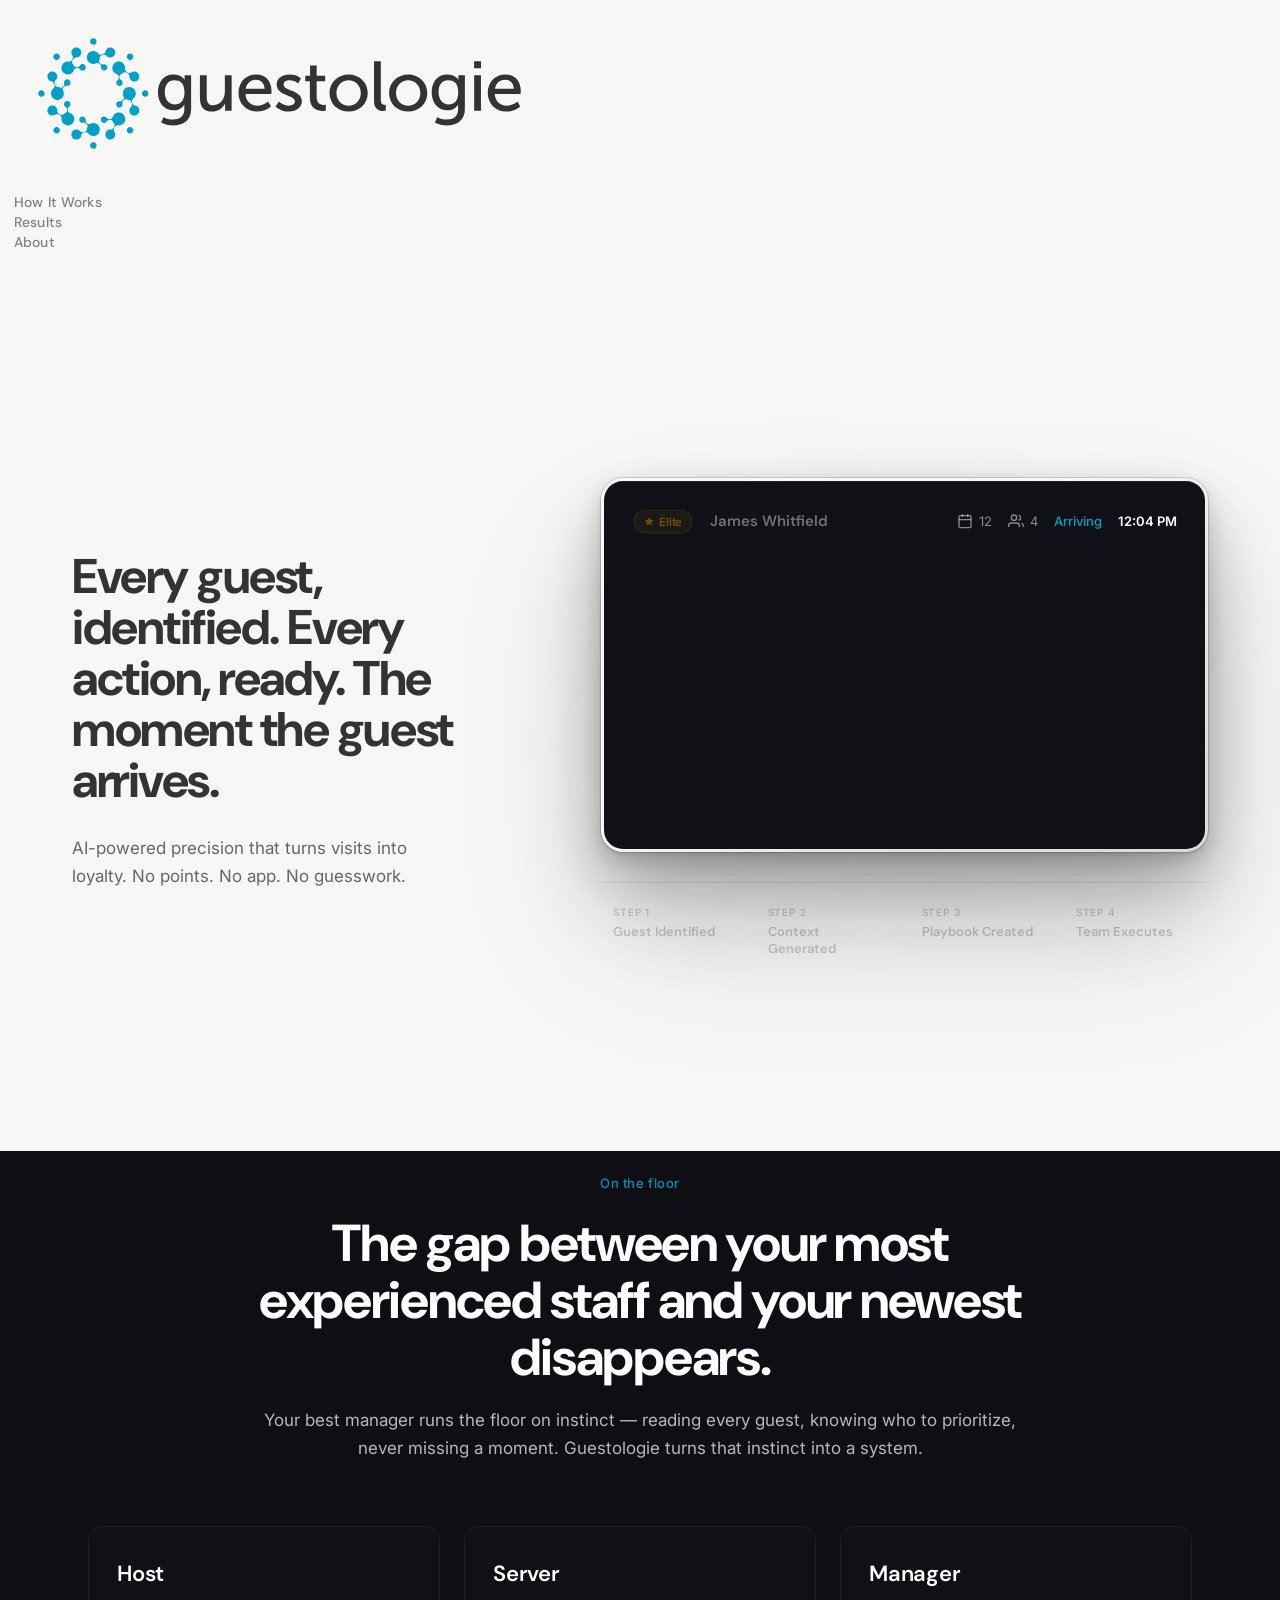
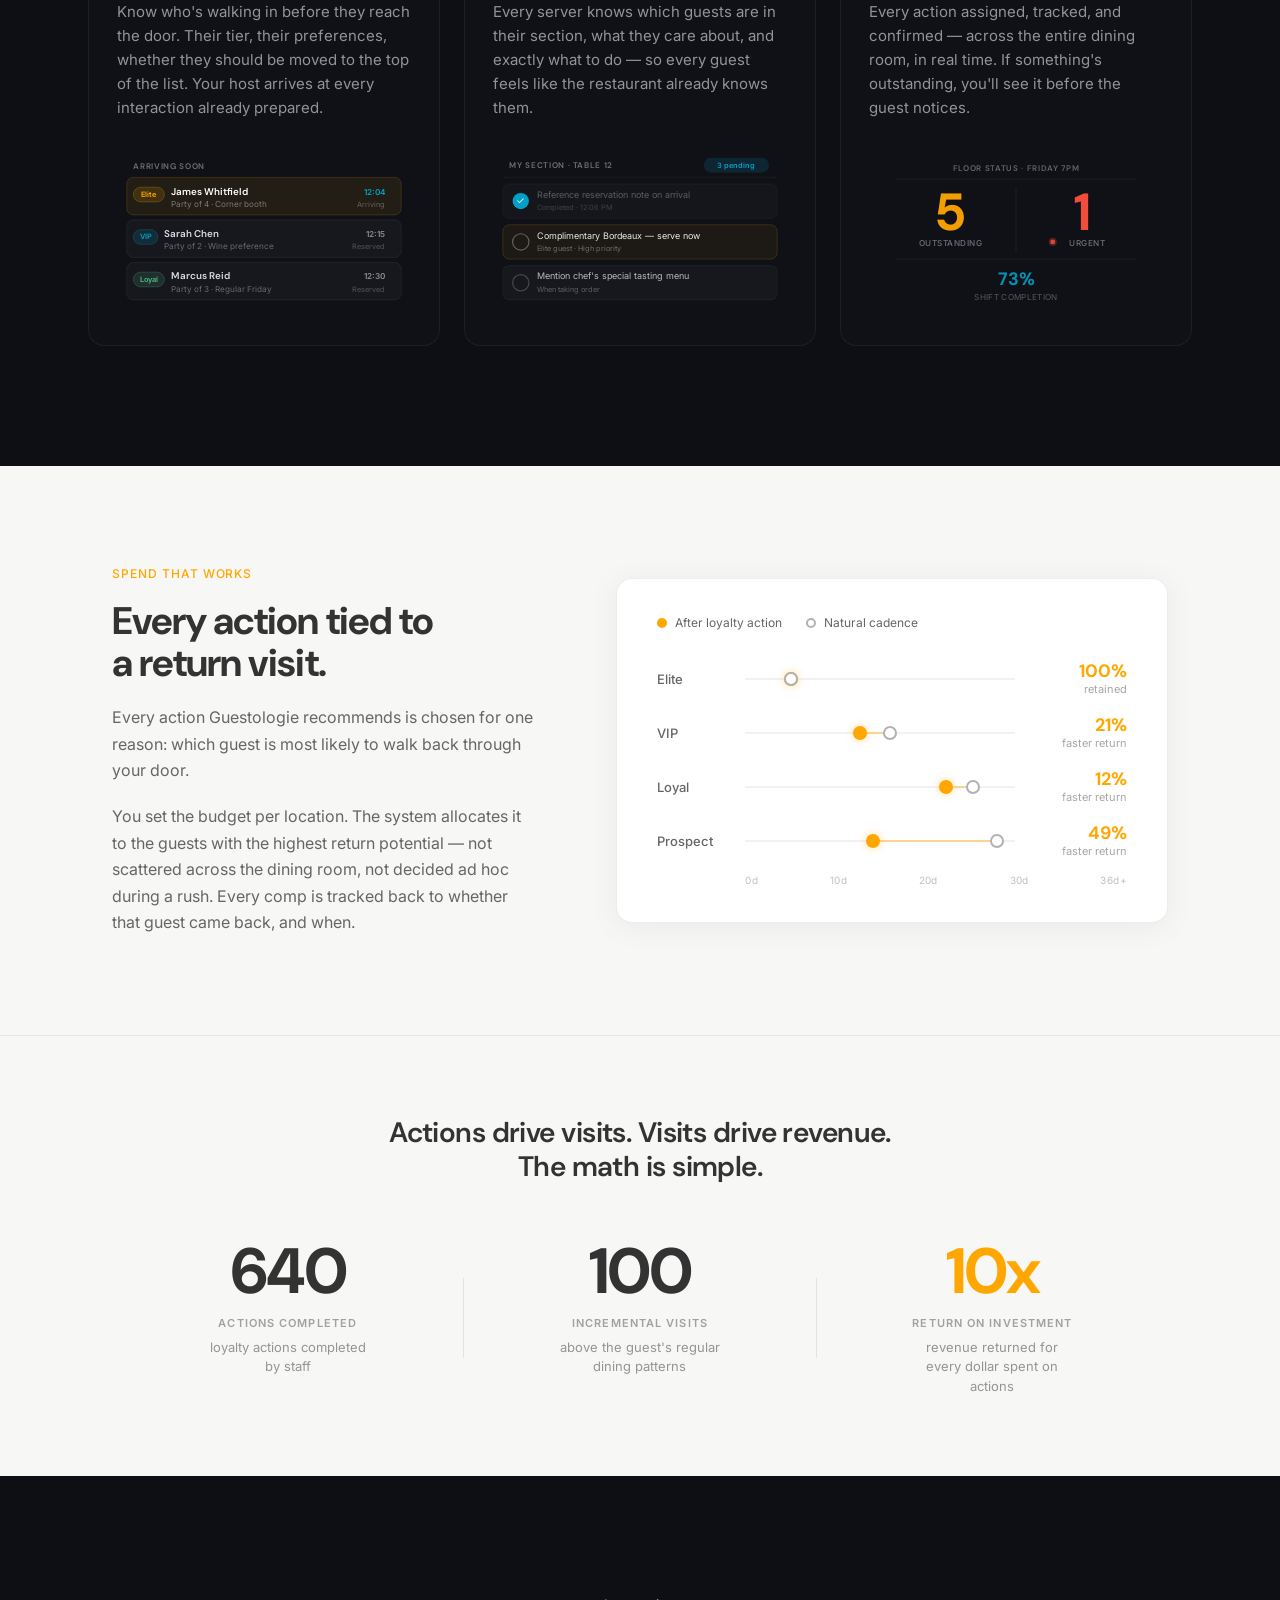
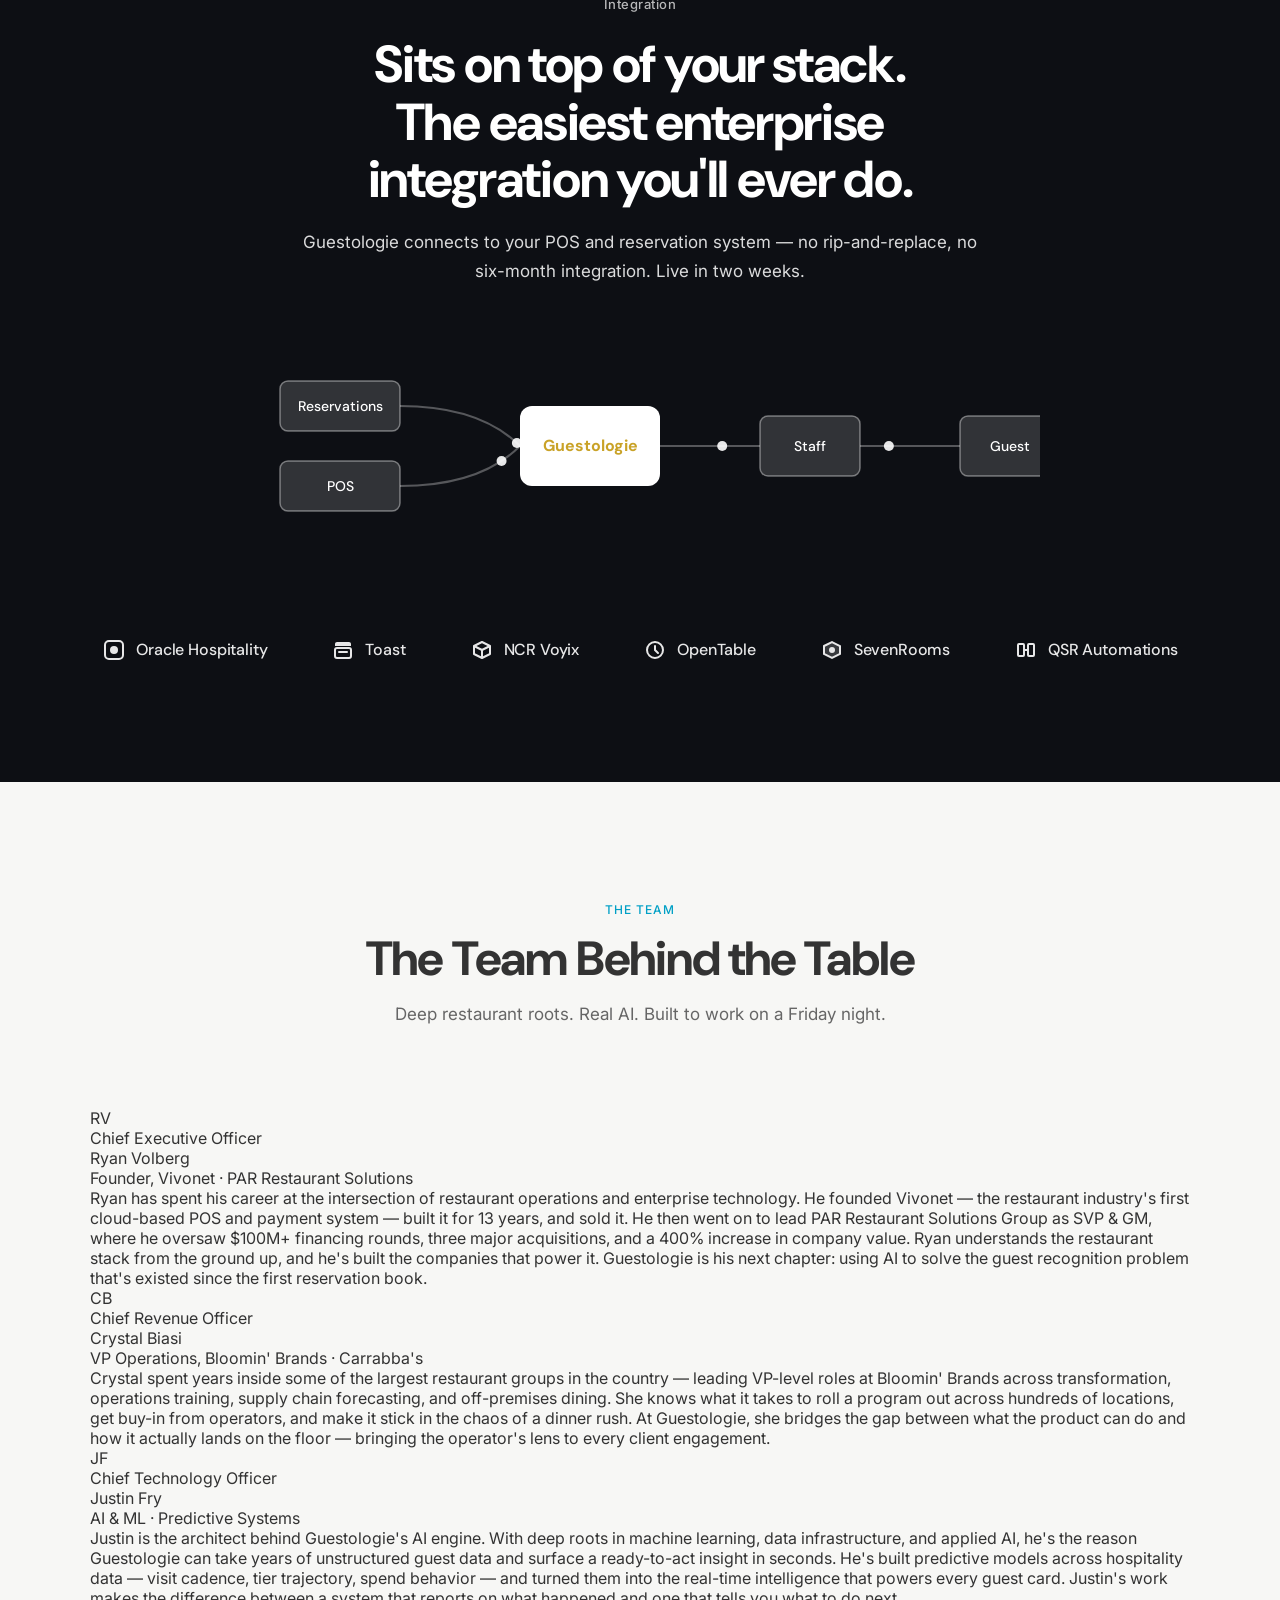
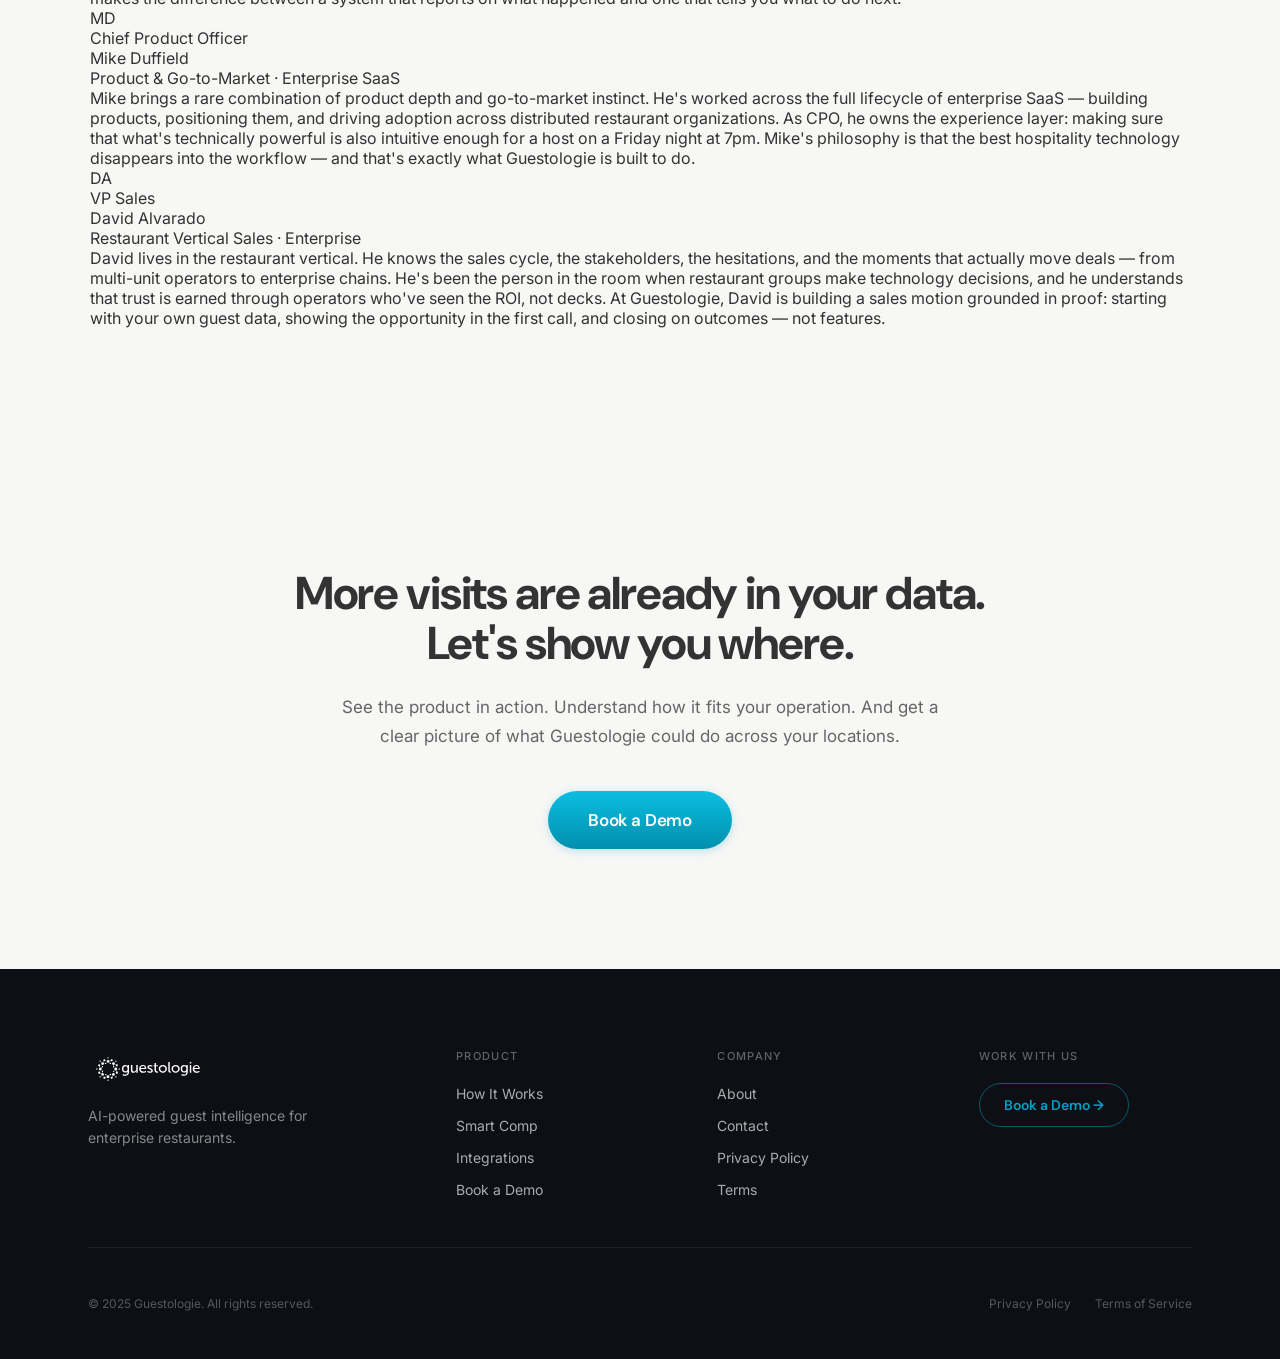
<file: guestologie-homepage.html>
<!DOCTYPE html>
<html lang="en">
<head>
<meta charset="UTF-8">
<meta name="viewport" content="width=device-width, initial-scale=1.0">
<title>Guestologie</title>
<link rel="preconnect" href="https://fonts.googleapis.com">
<link rel="preconnect" href="https://fonts.gstatic.com" crossorigin>
<link href="https://fonts.googleapis.com/css2?family=DM+Sans:wght@500;600;700&family=Inter:wght@400;500&display=swap" rel="stylesheet">
<link rel="stylesheet" href="guestologie-homepage.css">
</head>
<body>

<!-- LOGO -->
<div class="nav-logo">
  <a href="#">
    <img src="guestologie-logo.svg" alt="Guestologie">
  </a>
</div>

<!-- NAV PILL -->
<ul class="nav-pill">
  <li><a href="#how-it-works" class="nav-link">How It Works</a></li>
  <li><a href="#smart-comp" class="nav-link">Results</a></li>
  <li><a href="#about" class="nav-link">About</a></li>
</ul>

<!-- HERO -->
<div class="hero-section">
  <div class="hero-split">

    <!-- LEFT: Copy -->
    <div class="hero-left">
      <div class="hero-copy">
        <h1 class="hero-headline">Every guest, identified. Every action, ready. The moment the guest arrives.</h1>
        <p class="hero-subhead">AI-powered precision that turns visits into loyalty. No points. No app. No guesswork.</p>
      </div>
    </div>

    <!-- RIGHT: Card + Steps -->
    <div class="hero-right">
      <div class="hero-right-inner">

        <!-- Guest Card -->
        <div class="hero-card-container">
          <div class="guest-card" id="journeyCard">
            <div class="guest-card-header">
              <div class="guest-card-left">
                <div class="tier-badge elite">
                  <svg viewBox="0 0 24 24" fill="currentColor"><polygon points="12,2 15.09,8.26 22,9.27 17,14.14 18.18,21.02 12,17.77 5.82,21.02 7,14.14 2,9.27 8.91,8.26"/></svg>
                  Elite
                </div>
                <span class="guest-name">James Whitfield</span>
              </div>
              <div class="guest-card-right">
                <span class="guest-meta-item">
                  <svg width="16" height="16" viewBox="0 0 24 24" fill="none" stroke="currentColor" stroke-width="2"><rect x="3" y="4" width="18" height="18" rx="2"/><line x1="16" y1="2" x2="16" y2="6"/><line x1="8" y1="2" x2="8" y2="6"/><line x1="3" y1="10" x2="21" y2="10"/></svg>
                  12
                </span>
                <span class="guest-meta-item">
                  <svg width="16" height="16" viewBox="0 0 24 24" fill="none" stroke="currentColor" stroke-width="2"><path d="M17 21v-2a4 4 0 0 0-4-4H5a4 4 0 0 0-4 4v2"/><circle cx="9" cy="7" r="4"/><path d="M23 21v-2a4 4 0 0 0-3-3.87"/><path d="M16 3.13a4 4 0 0 1 0 7.75"/></svg>
                  4
                </span>
                <span class="guest-status">Arriving</span>
                <span class="guest-time">12:04 PM</span>
              </div>
            </div>

            <div class="trend-indicator">
              <svg viewBox="0 0 24 24" fill="none" stroke="currentColor" stroke-width="2.5"><polyline points="23 6 13.5 15.5 8.5 10.5 1 18"/><polyline points="17 6 23 6 23 12"/></svg>
              <span>Gaining momentum</span>
            </div>

            <div class="guest-context">
              <span>Long-standing Elite guest. </span>
              <span>Prefers corner booths and Bordeaux wines. </span>
              <span>Allergic to shellfish. </span>
              <span>Typically dines with business associates in parties of 3-4. </span>
              <span>High spender who appreciates personalized attention from the chef.</span>
            </div>

            <div class="guest-actions">
              <div class="action-item" data-action="1">
                <div class="action-checkbox">
                  <svg viewBox="0 0 24 24" fill="none" stroke="currentColor" stroke-width="3"><polyline points="20 6 9 17 4 12"/></svg>
                </div>
                <span class="action-text">When James Whitfield arrives, reference their reservation note</span>
              </div>
              <div class="action-item" data-action="2">
                <div class="action-checkbox">
                  <svg viewBox="0 0 24 24" fill="none" stroke="currentColor" stroke-width="3"><polyline points="20 6 9 17 4 12"/></svg>
                </div>
                <span class="action-text">Provide James Whitfield a complimentary drink: Bordeaux served</span>
              </div>
              <div class="action-item" data-action="3">
                <div class="action-checkbox">
                  <svg viewBox="0 0 24 24" fill="none" stroke="currentColor" stroke-width="3"><polyline points="20 6 9 17 4 12"/></svg>
                </div>
                <span class="action-text">Manager visit required — James Whitfield is a notable guest</span>
              </div>
              <div class="action-item" data-action="4">
                <div class="action-checkbox">
                  <svg viewBox="0 0 24 24" fill="none" stroke="currentColor" stroke-width="3"><polyline points="20 6 9 17 4 12"/></svg>
                </div>
                <span class="action-text">Chef visit required — James Whitfield is a notable guest</span>
              </div>
            </div>

            <div class="action-badge">4</div>
          </div>
        </div>

        <!-- Step Cards — bonded below card -->
        <div class="hero-steps">
          <div class="journey-steps">
            <div class="journey-step" data-step="1">
              <div class="step-number">Step 1</div>
              <div class="step-title">Guest Identified</div>
              <div class="step-description">Tier calculated, trajectory assessed — value identified instantly.</div>
            </div>
            <div class="journey-step" data-step="2">
              <div class="step-number">Step 2</div>
              <div class="step-title">Context Generated</div>
              <div class="step-description">AI pulls preferences, history, and what matters for this visit.</div>
            </div>
            <div class="journey-step" data-step="3">
              <div class="step-number">Step 3</div>
              <div class="step-title">Playbook Created</div>
              <div class="step-description">Specific actions assigned — personalized to this guest, this budget.</div>
            </div>
            <div class="journey-step" data-step="4">
              <div class="step-number">Step 4</div>
              <div class="step-title">Team Executes</div>
              <div class="step-description">Actions land on tablets. The floor executes. Guest feels it.</div>
            </div>
          </div>
        </div>

      </div>
    </div>

  </div>
</div>

<!-- SECTION 3: HOW IT WORKS -->
<div class="how-it-works-wrapper">
<section class="how-it-works" id="how-it-works">
  <p class="section-label">On the floor</p>
  <h2 class="section-headline">The gap between your most experienced staff and your newest disappears.</h2>
  <p class="section-subhead">Your best manager runs the floor on instinct — reading every guest, knowing who to prioritize, never missing a moment. Guestologie turns that instinct into a system.</p>

  <div class="roles-grid">

    <!-- Host Card -->
    <div class="role-card">
      <div class="role-card-content">
        <h3 class="role-title">Host</h3>
        <p class="role-body">Know who's walking in before they reach the door. Their tier, their preferences, whether they should be moved to the top of the list. Your host arrives at every interaction already prepared.</p>
      </div>
      <div class="role-visual">
        <!-- Arrival queue UI mockup -->
        <svg viewBox="0 0 360 210" xmlns="http://www.w3.org/2000/svg" class="role-ui-svg">
          <!-- bg -->
          <rect width="360" height="210" fill="#0F1117"/>
          <!-- header -->
          <text x="20" y="26" font-family="DM Sans, sans-serif" font-size="10" font-weight="600" fill="rgba(255,255,255,0.4)" letter-spacing="0.08em">ARRIVING SOON</text>

          <!-- Row 1 — Elite -->
          <rect x="12" y="36" width="336" height="46" rx="8" fill="rgba(255,167,0,0.08)" stroke="rgba(255,167,0,0.2)" stroke-width="1"/>
          <!-- tier badge -->
          <rect x="20" y="48" width="38" height="18" rx="9" fill="rgba(255,167,0,0.15)" stroke="rgba(255,167,0,0.3)" stroke-width="1"/>
          <text x="39" y="60" font-family="Inter, sans-serif" font-size="9" font-weight="600" fill="#FFA700" text-anchor="middle">Elite</text>
          <!-- name -->
          <text x="66" y="57" font-family="DM Sans, sans-serif" font-size="12" font-weight="600" fill="#FFFFFF">James Whitfield</text>
          <text x="66" y="72" font-family="Inter, sans-serif" font-size="10" fill="rgba(255,255,255,0.4)">Party of 4 · Corner booth</text>
          <!-- time -->
          <text x="328" y="57" font-family="Inter, sans-serif" font-size="10" font-weight="600" fill="#01A0C6" text-anchor="end">12:04</text>
          <text x="328" y="72" font-family="Inter, sans-serif" font-size="9" fill="rgba(255,255,255,0.3)" text-anchor="end">Arriving</text>

          <!-- Row 2 — VIP -->
          <rect x="12" y="88" width="336" height="46" rx="8" fill="rgba(255,255,255,0.03)" stroke="rgba(255,255,255,0.07)" stroke-width="1"/>
          <rect x="20" y="100" width="30" height="18" rx="9" fill="rgba(1,160,198,0.15)" stroke="rgba(1,160,198,0.3)" stroke-width="1"/>
          <text x="35" y="112" font-family="Inter, sans-serif" font-size="9" font-weight="600" fill="#01A0C6" text-anchor="middle">VIP</text>
          <text x="58" y="109" font-family="DM Sans, sans-serif" font-size="12" font-weight="600" fill="rgba(255,255,255,0.85)">Sarah Chen</text>
          <text x="58" y="124" font-family="Inter, sans-serif" font-size="10" fill="rgba(255,255,255,0.35)">Party of 2 · Wine preference</text>
          <text x="328" y="109" font-family="Inter, sans-serif" font-size="10" font-weight="600" fill="rgba(255,255,255,0.5)" text-anchor="end">12:15</text>
          <text x="328" y="124" font-family="Inter, sans-serif" font-size="9" fill="rgba(255,255,255,0.25)" text-anchor="end">Reserved</text>

          <!-- Row 3 — Loyal -->
          <rect x="12" y="140" width="336" height="46" rx="8" fill="rgba(255,255,255,0.03)" stroke="rgba(255,255,255,0.07)" stroke-width="1"/>
          <rect x="20" y="152" width="38" height="18" rx="9" fill="rgba(82,183,136,0.15)" stroke="rgba(82,183,136,0.3)" stroke-width="1"/>
          <text x="39" y="164" font-family="Inter, sans-serif" font-size="9" font-weight="600" fill="#52B788" text-anchor="middle">Loyal</text>
          <text x="66" y="161" font-family="DM Sans, sans-serif" font-size="12" font-weight="600" fill="rgba(255,255,255,0.85)">Marcus Reid</text>
          <text x="66" y="176" font-family="Inter, sans-serif" font-size="10" fill="rgba(255,255,255,0.35)">Party of 3 · Regular Friday</text>
          <text x="328" y="161" font-family="Inter, sans-serif" font-size="10" font-weight="600" fill="rgba(255,255,255,0.5)" text-anchor="end">12:30</text>
          <text x="328" y="176" font-family="Inter, sans-serif" font-size="9" fill="rgba(255,255,255,0.25)" text-anchor="end">Reserved</text>
        </svg>
      </div>
    </div>

    <!-- Server Card -->
    <div class="role-card">
      <div class="role-card-content">
        <h3 class="role-title">Server</h3>
        <p class="role-body">Every server knows which guests are in their section, what they care about, and exactly what to do — so every guest feels like the restaurant already knows them.</p>
      </div>
      <div class="role-visual">
        <!-- Section action list UI mockup -->
        <svg viewBox="0 0 360 210" xmlns="http://www.w3.org/2000/svg" class="role-ui-svg">
          <rect width="360" height="210" fill="#0F1117"/>

          <!-- Header row: label left, pill right -->
          <text x="20" y="24" font-family="DM Sans, sans-serif" font-size="10" font-weight="600" fill="rgba(255,255,255,0.4)" letter-spacing="0.08em">MY SECTION · TABLE 12</text>
          <rect x="258" y="12" width="80" height="18" rx="9" fill="rgba(1,160,198,0.15)"/>
          <text x="298" y="24" font-family="Inter, sans-serif" font-size="9" font-weight="600" fill="#01A0C6" text-anchor="middle">3 pending</text>

          <line x1="12" y1="36" x2="348" y2="36" stroke="rgba(255,255,255,0.06)" stroke-width="1"/>

          <!-- Action 1 — completed -->
          <rect x="12" y="44" width="336" height="42" rx="8" fill="rgba(255,255,255,0.02)" stroke="rgba(255,255,255,0.05)" stroke-width="1"/>
          <circle cx="34" cy="65" r="10" fill="#01A0C6"/>
          <text x="34" y="69" font-family="Inter, sans-serif" font-size="12" fill="#fff" text-anchor="middle">✓</text>
          <text x="54" y="61" font-family="Inter, sans-serif" font-size="11" fill="rgba(255,255,255,0.3)">Reference reservation note on arrival</text>
          <text x="54" y="76" font-family="Inter, sans-serif" font-size="9" fill="rgba(255,255,255,0.18)">Completed · 12:06 PM</text>

          <!-- Action 2 — pending urgent, no pill -->
          <rect x="12" y="94" width="336" height="42" rx="8" fill="rgba(255,167,0,0.06)" stroke="rgba(255,167,0,0.2)" stroke-width="1"/>
          <circle cx="34" cy="115" r="10" fill="none" stroke="rgba(255,255,255,0.3)" stroke-width="1.5"/>
          <text x="54" y="111" font-family="Inter, sans-serif" font-size="11" fill="rgba(255,255,255,0.9)">Complimentary Bordeaux — serve now</text>
          <text x="54" y="126" font-family="Inter, sans-serif" font-size="9" fill="rgba(255,255,255,0.35)">Elite guest · High priority</text>

          <!-- Action 3 — pending -->
          <rect x="12" y="144" width="336" height="42" rx="8" fill="rgba(255,255,255,0.03)" stroke="rgba(255,255,255,0.06)" stroke-width="1"/>
          <circle cx="34" cy="165" r="10" fill="none" stroke="rgba(255,255,255,0.2)" stroke-width="1.5"/>
          <text x="54" y="161" font-family="Inter, sans-serif" font-size="11" fill="rgba(255,255,255,0.7)">Mention chef's special tasting menu</text>
          <text x="54" y="176" font-family="Inter, sans-serif" font-size="9" fill="rgba(255,255,255,0.3)">When taking order</text>
        </svg>
      </div>
    </div>

    <!-- Manager Card -->
    <div class="role-card">
      <div class="role-card-content">
        <h3 class="role-title">Manager</h3>
        <p class="role-body">Every action assigned, tracked, and confirmed — across the entire dining room, in real time. If something's outstanding, you'll see it before the guest notices.</p>
      </div>
      <div class="role-visual">
        <!-- Floor-wide tracker UI mockup -->
        <svg viewBox="0 0 360 210" xmlns="http://www.w3.org/2000/svg" class="role-ui-svg">
          <rect width="360" height="210" fill="#0F1117"/>

          <!-- Header label -->
          <text x="180" y="28" font-family="DM Sans, sans-serif" font-size="10" font-weight="600" fill="rgba(255,255,255,0.35)" letter-spacing="0.08em" text-anchor="middle">FLOOR STATUS · FRIDAY 7PM</text>
          <line x1="32" y1="38" x2="328" y2="38" stroke="rgba(255,255,255,0.07)" stroke-width="1"/>

          <!-- PRIMARY: two big stats side by side -->
          <text x="100" y="100" font-family="DM Sans, sans-serif" font-size="64" font-weight="700" fill="rgba(255,167,0,0.95)" text-anchor="middle">5</text>
          <text x="100" y="120" font-family="Inter, sans-serif" font-size="10" font-weight="500" fill="rgba(255,255,255,0.4)" text-anchor="middle" letter-spacing="0.06em">OUTSTANDING</text>

          <line x1="180" y1="48" x2="180" y2="128" stroke="rgba(255,255,255,0.07)" stroke-width="1"/>

          <text x="262" y="100" font-family="DM Sans, sans-serif" font-size="64" font-weight="700" fill="rgba(255,80,60,0.95)" text-anchor="middle">1</text>
          <circle cx="225" cy="115" r="5" fill="rgba(255,80,60,0.25)"/>
          <circle cx="225" cy="115" r="3" fill="rgba(255,80,60,0.8)"/>
          <text x="245" y="120" font-family="Inter, sans-serif" font-size="10" font-weight="500" fill="rgba(255,255,255,0.4)" letter-spacing="0.06em">URGENT</text>

          <line x1="32" y1="136" x2="328" y2="136" stroke="rgba(255,255,255,0.07)" stroke-width="1"/>

          <!-- SECONDARY: 73% completion -->
          <text x="180" y="168" font-family="DM Sans, sans-serif" font-size="22" font-weight="700" fill="rgba(1,160,198,0.9)" text-anchor="middle">73%</text>
          <text x="180" y="186" font-family="Inter, sans-serif" font-size="10" fill="rgba(255,255,255,0.3)" text-anchor="middle" letter-spacing="0.04em">SHIFT COMPLETION</text>
        </svg>
      </div>
    </div>

  </div>
</section>
</div>

<!-- SECTION 4: SMART COMP -->
<div class="smart-comp-wrapper" id="smart-comp">

  <!-- Panel 1: Copy + Dumbbell Chart -->
  <div class="smart-comp-panel">
    <div class="smart-comp-inner">

      <!-- Left: Copy -->
      <div class="smart-comp-content">
        <p class="smart-eyebrow">Spend that works</p>
        <h2 class="smart-headline">Every action tied to<br>a return visit.</h2>
        <p class="smart-subhead">Every action Guestologie recommends is chosen for one reason: which guest is most likely to walk back through your door.</p>
        <p class="smart-body">You set the budget per location. The system allocates it to the guests with the highest return potential — not scattered across the dining room, not decided ad hoc during a rush. Every comp is tracked back to whether that guest came back, and when.</p>
      </div>

      <!-- Right: Dumbbell Chart -->
      <div class="smart-chart">
        <div class="chart-legend">
          <span class="chart-legend-item"><span class="chart-dot filled"></span>After loyalty action</span>
          <span class="chart-legend-item"><span class="chart-dot hollow"></span>Natural cadence</span>
        </div>
        <div class="chart-rows">

          <!-- Elite -->
          <div class="chart-row">
            <span class="chart-tier">Elite</span>
            <div class="chart-track-container">
              <div class="chart-track"></div>
              <div class="chart-dumbbell" style="left: 17.1%; width: 0.5%;"></div>
              <div class="chart-dot-node filled" style="left: 17.1%;"></div>
              <div class="chart-dot-node hollow" style="left: 17.1%;"></div>
            </div>
            <div class="chart-result">
              <span class="chart-pct">100%</span>
              <span class="chart-label">retained</span>
            </div>
          </div>

          <!-- VIP -->
          <div class="chart-row">
            <span class="chart-tier">VIP</span>
            <div class="chart-track-container">
              <div class="chart-track"></div>
              <div class="chart-dumbbell" style="left: 42.4%; width: 11.3%;"></div>
              <div class="chart-dot-node filled" style="left: 42.4%;"></div>
              <div class="chart-dot-node hollow" style="left: 53.7%;"></div>
            </div>
            <div class="chart-result">
              <span class="chart-pct">21%</span>
              <span class="chart-label">faster return</span>
            </div>
          </div>

          <!-- Loyal -->
          <div class="chart-row">
            <span class="chart-tier">Loyal</span>
            <div class="chart-track-container">
              <div class="chart-track"></div>
              <div class="chart-dumbbell" style="left: 74.5%; width: 10%;"></div>
              <div class="chart-dot-node filled" style="left: 74.5%;"></div>
              <div class="chart-dot-node hollow" style="left: 84.5%;"></div>
            </div>
            <div class="chart-result">
              <span class="chart-pct">12%</span>
              <span class="chart-label">faster return</span>
            </div>
          </div>

          <!-- Prospect -->
          <div class="chart-row">
            <span class="chart-tier">Prospect</span>
            <div class="chart-track-container">
              <div class="chart-track"></div>
              <div class="chart-dumbbell" style="left: 47.4%; width: 45.8%;"></div>
              <div class="chart-dot-node filled" style="left: 47.4%;"></div>
              <div class="chart-dot-node hollow" style="left: 93.2%;"></div>
            </div>
            <div class="chart-result">
              <span class="chart-pct">49%</span>
              <span class="chart-label">faster return</span>
            </div>
          </div>

        </div>
        <!-- X axis -->
        <div class="chart-axis">
          <span>0d</span>
          <span>10d</span>
          <span>20d</span>
          <span>30d</span>
          <span>36d+</span>
        </div>
      </div>

    </div>
  </div>

  <!-- Panel 2: Results stat strip -->
  <div class="smart-results-panel">
    <p class="smart-results-headline">Actions drive visits. Visits drive revenue.<br>The math is simple.</p>
    <div class="smart-stats">
      <div class="smart-stat">
        <div class="smart-stat-value">640</div>
        <div class="smart-stat-key">ACTIONS COMPLETED</div>
        <div class="smart-stat-desc">loyalty actions completed by staff</div>
      </div>
      <div class="smart-stat-divider"></div>
      <div class="smart-stat">
        <div class="smart-stat-value">100</div>
        <div class="smart-stat-key">INCREMENTAL VISITS</div>
        <div class="smart-stat-desc">above the guest's regular dining patterns</div>
      </div>
      <div class="smart-stat-divider"></div>
      <div class="smart-stat accent">
        <div class="smart-stat-value">10x</div>
        <div class="smart-stat-key">RETURN ON INVESTMENT</div>
        <div class="smart-stat-desc">revenue returned for every dollar spent on actions</div>
      </div>
    </div>
  </div>

</div>

<!-- SECTION 7: INTEGRATION & SPEED -->
<div class="integrations-wrapper">
<section class="integrations" id="integrations">
  <p class="section-label" style="color: rgba(255,255,255,0.7);">Integration</p>
  <h2 class="section-headline">Sits on top of your stack.<br>The easiest enterprise integration you'll ever do.</h2>
  <p class="section-body">Guestologie connects to your POS and reservation system — no rip-and-replace, no six-month integration. Live in two weeks.</p>
  
  <div class="integration-flow">
    <svg viewBox="0 0 800 200" xmlns="http://www.w3.org/2000/svg" class="flow-diagram">
      <!-- Connection lines -->
      <path d="M 160 60 Q 240 60 280 100" class="flow-line" id="line1"/>
      <path d="M 160 140 Q 240 140 280 100" class="flow-line" id="line2"/>
      <path d="M 420 100 L 520 100" class="flow-line" id="line3"/>
      <path d="M 620 100 L 720 100" class="flow-line" id="line4"/>
      
      <!-- Animated dots -->
      <circle r="5" fill="#FFFFFF" class="flow-dot">
        <animateMotion dur="2s" repeatCount="indefinite" begin="0s">
          <mpath href="#line1"/>
        </animateMotion>
      </circle>
      <circle r="5" fill="#FFFFFF" class="flow-dot">
        <animateMotion dur="2s" repeatCount="indefinite" begin="0.3s">
          <mpath href="#line2"/>
        </animateMotion>
      </circle>
      <circle r="5" fill="#FFFFFF" class="flow-dot">
        <animateMotion dur="1.5s" repeatCount="indefinite" begin="1s">
          <mpath href="#line3"/>
        </animateMotion>
      </circle>
      <circle r="5" fill="#FFFFFF" class="flow-dot">
        <animateMotion dur="1.5s" repeatCount="indefinite" begin="1.5s">
          <mpath href="#line4"/>
        </animateMotion>
      </circle>
      
      <!-- Source nodes -->
      <g class="flow-node source">
        <rect x="40" y="35" width="120" height="50" rx="8" fill="rgba(255,255,255,0.15)" stroke="rgba(255,255,255,0.4)" stroke-width="1.5"/>
        <text x="100" y="65" text-anchor="middle" fill="#FFFFFF" font-family="DM Sans" font-size="14" font-weight="500">Reservations</text>
      </g>
      <g class="flow-node source">
        <rect x="40" y="115" width="120" height="50" rx="8" fill="rgba(255,255,255,0.15)" stroke="rgba(255,255,255,0.4)" stroke-width="1.5"/>
        <text x="100" y="145" text-anchor="middle" fill="#FFFFFF" font-family="DM Sans" font-size="14" font-weight="500">POS</text>
      </g>
      
      <!-- Guestologie node (center) -->
      <g class="flow-node center">
        <rect x="280" y="60" width="140" height="80" rx="12" fill="#FFFFFF" stroke="none"/>
        <text x="350" y="105" text-anchor="middle" fill="#C9A227" font-family="DM Sans" font-size="16" font-weight="700">Guestologie</text>
      </g>
      
      <!-- Staff node -->
      <g class="flow-node">
        <rect x="520" y="70" width="100" height="60" rx="8" fill="rgba(255,255,255,0.15)" stroke="rgba(255,255,255,0.4)" stroke-width="1.5"/>
        <text x="570" y="105" text-anchor="middle" fill="#FFFFFF" font-family="DM Sans" font-size="14" font-weight="500">Staff</text>
      </g>
      
      <!-- Guest node -->
      <g class="flow-node">
        <rect x="720" y="70" width="100" height="60" rx="8" fill="rgba(255,255,255,0.15)" stroke="rgba(255,255,255,0.4)" stroke-width="1.5"/>
        <text x="770" y="105" text-anchor="middle" fill="#FFFFFF" font-family="DM Sans" font-size="14" font-weight="500">Guest</text>
      </g>
    </svg>
  </div>
  
  <div class="logo-strip">
    <span class="logo-strip-item">
      <svg viewBox="0 0 24 24" fill="none" xmlns="http://www.w3.org/2000/svg">
        <rect x="3" y="3" width="18" height="18" rx="4" stroke="currentColor" stroke-width="2"/>
        <circle cx="12" cy="12" r="4" fill="currentColor"/>
      </svg>
      Oracle Hospitality
    </span>
    <span class="logo-strip-item">
      <svg viewBox="0 0 24 24" fill="none" xmlns="http://www.w3.org/2000/svg">
        <path d="M4 6C4 4.89543 4.89543 4 6 4H18C19.1046 4 20 4.89543 20 6V8H4V6Z" fill="currentColor"/>
        <rect x="4" y="10" width="16" height="10" rx="2" stroke="currentColor" stroke-width="2"/>
        <path d="M8 14H16" stroke="currentColor" stroke-width="2" stroke-linecap="round"/>
      </svg>
      Toast
    </span>
    <span class="logo-strip-item">
      <svg viewBox="0 0 24 24" fill="none" xmlns="http://www.w3.org/2000/svg">
        <path d="M12 4L20 8V16L12 20L4 16V8L12 4Z" stroke="currentColor" stroke-width="2" stroke-linejoin="round"/>
        <path d="M12 12L20 8M12 12V20M12 12L4 8" stroke="currentColor" stroke-width="2"/>
      </svg>
      NCR Voyix
    </span>
    <span class="logo-strip-item">
      <svg viewBox="0 0 24 24" fill="none" xmlns="http://www.w3.org/2000/svg">
        <circle cx="12" cy="12" r="8" stroke="currentColor" stroke-width="2"/>
        <path d="M12 8V12L15 15" stroke="currentColor" stroke-width="2" stroke-linecap="round"/>
      </svg>
      OpenTable
    </span>
    <span class="logo-strip-item">
      <svg viewBox="0 0 24 24" fill="none" xmlns="http://www.w3.org/2000/svg">
        <path d="M4 8L12 4L20 8V16L12 20L4 16V8Z" fill="currentColor" fill-opacity="0.2"/>
        <path d="M4 8L12 4L20 8V16L12 20L4 16V8Z" stroke="currentColor" stroke-width="2"/>
        <circle cx="12" cy="12" r="3" fill="currentColor"/>
      </svg>
      SevenRooms
    </span>
    <span class="logo-strip-item">
      <svg viewBox="0 0 24 24" fill="none" xmlns="http://www.w3.org/2000/svg">
        <rect x="4" y="6" width="6" height="12" rx="1" stroke="currentColor" stroke-width="2"/>
        <rect x="14" y="6" width="6" height="12" rx="1" stroke="currentColor" stroke-width="2"/>
        <path d="M10 12H14" stroke="currentColor" stroke-width="2"/>
      </svg>
      QSR Automations
    </span>
  </div>
</section>
</div>

<!-- ABOUT SECTION -->
<div class="about-section" id="about">
  <div class="about-inner">
    <div class="about-header">
      <p class="about-eyebrow">The Team</p>
      <h2>The Team Behind the Table</h2>
      <p>Deep restaurant roots. Real AI. Built to work on a Friday night.</p>
    </div>

    <!-- Ryan Volberg — CEO (featured) -->
    <div class="about-featured">
      <div class="about-photo">
        <span class="about-initials">RV</span>
      </div>
      <div class="about-card">
        <div class="about-role">Chief Executive Officer</div>
        <div class="about-name">Ryan Volberg</div>
        <div class="about-tag">Founder, Vivonet · PAR Restaurant Solutions</div>
        <p class="about-bio">Ryan has spent his career at the intersection of restaurant operations and enterprise technology. He founded Vivonet — the restaurant industry's first cloud-based POS and payment system — built it for 13 years, and sold it. He then went on to lead PAR Restaurant Solutions Group as SVP &amp; GM, where he oversaw $100M+ financing rounds, three major acquisitions, and a 400% increase in company value. Ryan understands the restaurant stack from the ground up, and he's built the companies that power it. Guestologie is his next chapter: using AI to solve the guest recognition problem that's existed since the first reservation book.</p>
      </div>
    </div>

    <!-- Team grid -->
    <div class="about-grid">
      <!-- Crystal Biasi — CRO -->
      <div class="about-member">
        <div class="about-photo">
          <span class="about-initials">CB</span>
        </div>
        <div class="about-card">
          <div class="about-role">Chief Revenue Officer</div>
          <div class="about-name">Crystal Biasi</div>
          <div class="about-tag">VP Operations, Bloomin' Brands · Carrabba's</div>
          <p class="about-bio">Crystal spent years inside some of the largest restaurant groups in the country — leading VP-level roles at Bloomin' Brands across transformation, operations training, supply chain forecasting, and off-premises dining. She knows what it takes to roll a program out across hundreds of locations, get buy-in from operators, and make it stick in the chaos of a dinner rush. At Guestologie, she bridges the gap between what the product can do and how it actually lands on the floor — bringing the operator's lens to every client engagement.</p>
        </div>
      </div>

      <!-- Justin Fry — CTO -->
      <div class="about-member">
        <div class="about-photo">
          <span class="about-initials">JF</span>
        </div>
        <div class="about-card">
          <div class="about-role">Chief Technology Officer</div>
          <div class="about-name">Justin Fry</div>
          <div class="about-tag">AI &amp; ML · Predictive Systems</div>
          <p class="about-bio">Justin is the architect behind Guestologie's AI engine. With deep roots in machine learning, data infrastructure, and applied AI, he's the reason Guestologie can take years of unstructured guest data and surface a ready-to-act insight in seconds. He's built predictive models across hospitality data — visit cadence, tier trajectory, spend behavior — and turned them into the real-time intelligence that powers every guest card. Justin's work makes the difference between a system that reports on what happened and one that tells you what to do next.</p>
        </div>
      </div>

      <!-- Mike Duffield — CPO -->
      <div class="about-member">
        <div class="about-photo">
          <span class="about-initials">MD</span>
        </div>
        <div class="about-card">
          <div class="about-role">Chief Product Officer</div>
          <div class="about-name">Mike Duffield</div>
          <div class="about-tag">Product &amp; Go-to-Market · Enterprise SaaS</div>
          <p class="about-bio">Mike brings a rare combination of product depth and go-to-market instinct. He's worked across the full lifecycle of enterprise SaaS — building products, positioning them, and driving adoption across distributed restaurant organizations. As CPO, he owns the experience layer: making sure that what's technically powerful is also intuitive enough for a host on a Friday night at 7pm. Mike's philosophy is that the best hospitality technology disappears into the workflow — and that's exactly what Guestologie is built to do.</p>
        </div>
      </div>

      <!-- David Alvarado — VP Sales -->
      <div class="about-member">
        <div class="about-photo">
          <span class="about-initials">DA</span>
        </div>
        <div class="about-card">
          <div class="about-role">VP Sales</div>
          <div class="about-name">David Alvarado</div>
          <div class="about-tag">Restaurant Vertical Sales · Enterprise</div>
          <p class="about-bio">David lives in the restaurant vertical. He knows the sales cycle, the stakeholders, the hesitations, and the moments that actually move deals — from multi-unit operators to enterprise chains. He's been the person in the room when restaurant groups make technology decisions, and he understands that trust is earned through operators who've seen the ROI, not decks. At Guestologie, David is building a sales motion grounded in proof: starting with your own guest data, showing the opportunity in the first call, and closing on outcomes — not features.</p>
        </div>
      </div>
    </div>
  </div>
</div>

<!-- SECTION 8: CTA BLOCK -->
<div class="cta-block-wrapper">
  <section class="cta-block" id="cta">
    <h2 class="section-headline">More visits are already in your data.<br>Let's show you where.</h2>
    <p class="cta-block-body">See the product in action. Understand how it fits your operation. And get a clear picture of what Guestologie could do across your locations.</p>
    <a href="#" class="cta-button">Book a Demo</a>
  </section>
</div>

<!-- FOOTER -->
<footer class="site-footer">
  <div class="footer-inner">
    <div class="footer-grid">
      <div class="footer-brand">
        <img src="guestologie-logo.svg" alt="Guestologie" class="footer-logo">
        <p class="footer-tagline">AI-powered guest intelligence for enterprise restaurants.</p>
      </div>
      <div class="footer-col">
        <h4 class="footer-heading">Product</h4>
        <ul class="footer-links">
          <li><a href="#how-it-works">How It Works</a></li>
          <li><a href="#smart-comp">Smart Comp</a></li>
          <li><a href="#integrations">Integrations</a></li>
          <li><a href="#cta">Book a Demo</a></li>
        </ul>
      </div>
      <div class="footer-col">
        <h4 class="footer-heading">Company</h4>
        <ul class="footer-links">
          <li><a href="#about">About</a></li>
          <li><a href="#">Contact</a></li>
          <li><a href="#">Privacy Policy</a></li>
          <li><a href="#">Terms</a></li>
        </ul>
      </div>
      <div class="footer-col">
        <h4 class="footer-heading">Work With Us</h4>
        <a href="#cta" class="footer-ghost-btn">Book a Demo &rarr;</a>
      </div>
    </div>
    <div class="footer-divider"></div>
    <div class="footer-legal">
      <span>&copy; 2025 Guestologie. All rights reserved.</span>
      <div class="footer-legal-links">
        <a href="#">Privacy Policy</a>
        <a href="#">Terms of Service</a>
      </div>
    </div>
  </div>
</footer>

<script src="guestologie-homepage.js"></script>
</body>
</html>
</file>
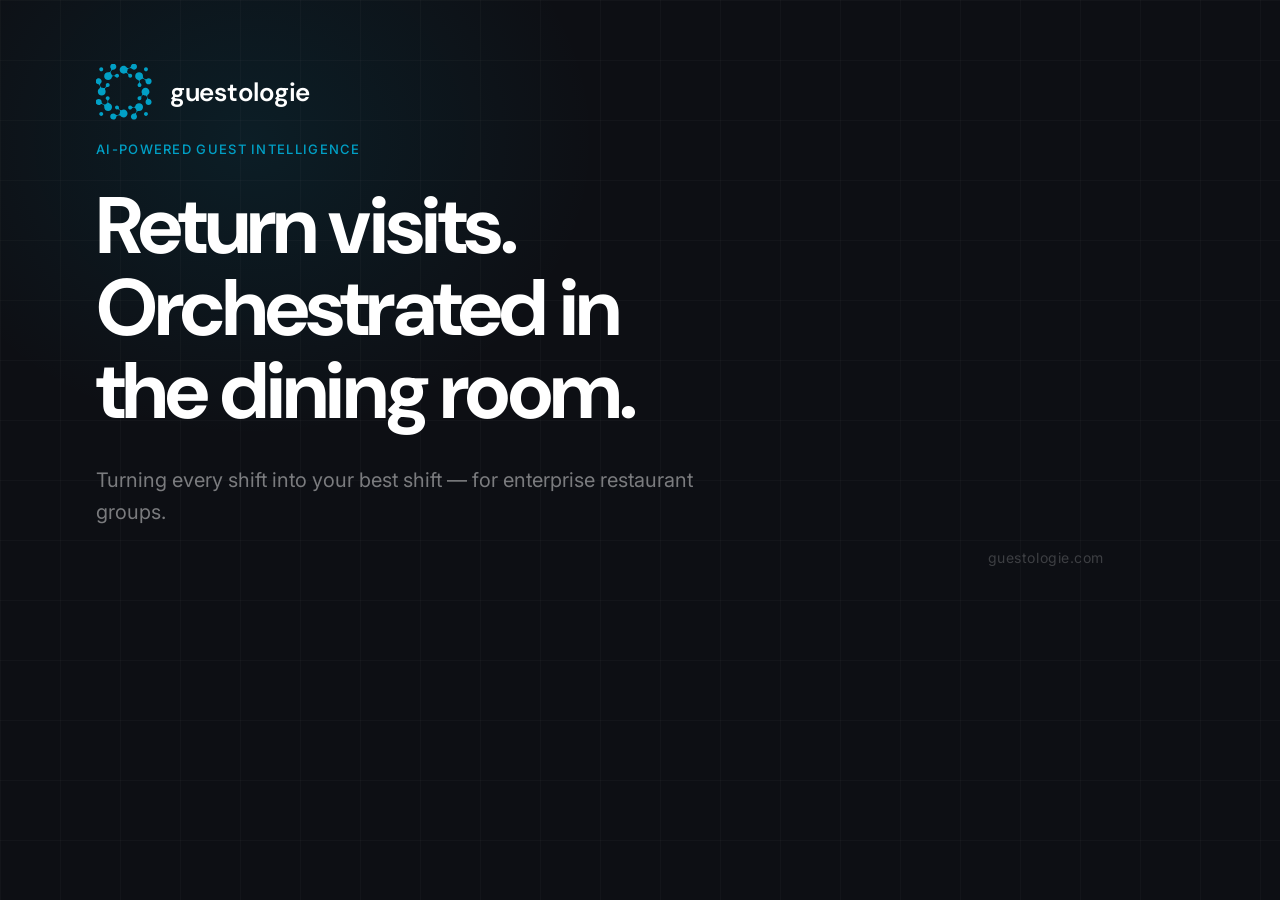
<file: og-image.html>
<!DOCTYPE html>
<html>
<head>
<meta charset="UTF-8">
<link href="https://fonts.googleapis.com/css2?family=DM+Sans:wght@400;500;600;700&family=Inter:wght@400;500&display=swap" rel="stylesheet">
<style>
  * { margin: 0; padding: 0; box-sizing: border-box; }
  body {
    width: 1200px;
    height: 630px;
    overflow: hidden;
    background: #0D0F14;
    font-family: 'DM Sans', sans-serif;
    -webkit-font-smoothing: antialiased;
  }

  .glow {
    position: absolute;
    top: -160px;
    left: -100px;
    width: 700px;
    height: 600px;
    background: radial-gradient(ellipse at center, rgba(1,160,198,0.10) 0%, transparent 70%);
    pointer-events: none;
  }

  .grid {
    position: absolute;
    inset: 0;
    background-image:
      linear-gradient(rgba(255,255,255,0.025) 1px, transparent 1px),
      linear-gradient(90deg, rgba(255,255,255,0.025) 1px, transparent 1px);
    background-size: 60px 60px;
  }

  .container {
    position: relative;
    z-index: 2;
    width: 100%;
    height: 100%;
    display: flex;
    flex-direction: column;
    justify-content: space-between;
    padding: 64px 96px;
  }

  .logo-row {
    display: flex;
    align-items: center;
    gap: 18px;
  }

  .logo-symbol {
    width: 56px;
    height: 56px;
    flex-shrink: 0;
  }

  .logo-text {
    font-family: 'DM Sans', sans-serif;
    font-weight: 600;
    font-size: 26px;
    color: #FFFFFF;
    letter-spacing: -0.01em;
  }

  .main {
    flex: 1;
    display: flex;
    flex-direction: column;
    justify-content: center;
    max-width: 860px;
  }

  .eyebrow {
    font-family: 'Inter', sans-serif;
    font-size: 13px;
    font-weight: 500;
    letter-spacing: 0.1em;
    text-transform: uppercase;
    color: #01A0C6;
    margin-bottom: 28px;
  }

  .headline {
    font-family: 'DM Sans', sans-serif;
    font-weight: 700;
    font-size: 80px;
    line-height: 1.03;
    letter-spacing: -0.035em;
    color: #FFFFFF;
    margin-bottom: 32px;
  }

  .subhead {
    font-family: 'Inter', sans-serif;
    font-size: 20px;
    line-height: 1.6;
    color: rgba(255,255,255,0.45);
    max-width: 620px;
  }

  .bottom {
    display: flex;
    align-items: center;
    justify-content: flex-end;
  }

  .domain {
    font-family: 'Inter', sans-serif;
    font-size: 14px;
    color: rgba(255,255,255,0.2);
    letter-spacing: 0.04em;
  }
</style>
</head>
<body>
<div class="glow"></div>
<div class="grid"></div>

<div class="container">
  <div class="logo-row">
    <svg class="logo-symbol" xmlns="http://www.w3.org/2000/svg" viewBox="48 48 92 92">
      <path fill="#01a0c6" fill-rule="evenodd" d="M63.304,123.388c-1.418-1.527-2.072-3.598-1.745-5.561.436-2.726-4.144-5.125-6.107-3.489-1.963,1.527-4.798,1.309-6.652-.436-1.963-1.963-1.963-5.125,0-7.088,1.963-1.963,5.125-1.963,7.088,0,1.09,1.09,1.527,2.508,1.418,3.926-.218,2.617,4.362,5.016,6.325,3.271.545-.545,1.2-.872,1.854-1.2,2.29-.872,2.181-4.798.218-5.888-.327-.109-.545-.327-.763-.545-1.309-1.2-1.309-3.271,0-4.58,1.309-1.2,3.271-1.2,4.58,0,1.2,1.309,1.2,3.38,0,4.58-.218.218-.327.327-.545.436-1.854,1.309-1.527,5.125.763,5.779.981.327,1.963.872,2.726,1.636,2.508,2.508,2.508,6.652,0,9.16-2.508,2.508-6.543,2.508-9.16,0h0ZM38.224,93.401c0-1.854,1.418-3.271,3.162-3.271,1.854,0,3.271,1.418,3.271,3.271,0,1.745-1.418,3.162-3.271,3.162-1.745,0-3.162-1.418-3.162-3.162h0ZM148.469,93.401c0,1.745-1.418,3.162-3.162,3.162s-3.271-1.418-3.271-3.162c0-1.854,1.527-3.271,3.271-3.271s3.162,1.418,3.162,3.271h0ZM132.33,132.33c-1.199,1.309-3.271,1.309-4.58,0-1.199-1.2-1.199-3.271,0-4.58,1.309-1.2,3.38-1.2,4.58,0,1.309,1.309,1.309,3.38,0,4.58h0ZM54.362,54.362c1.199-1.309,3.271-1.309,4.58,0,1.199,1.199,1.199,3.271,0,4.58-1.309,1.199-3.38,1.199-4.58,0-1.309-1.309-1.309-3.38,0-4.58h0ZM132.33,54.362c1.309,1.199,1.309,3.271,0,4.58-1.199,1.199-3.271,1.199-4.58,0-1.199-1.309-1.199-3.38,0-4.58,1.309-1.309,3.38-1.309,4.58,0h0ZM54.362,132.33c-1.309-1.2-1.309-3.271,0-4.58,1.199-1.2,3.271-1.2,4.58,0,1.199,1.309,1.199,3.38,0,4.58-1.309,1.309-3.38,1.309-4.58,0h0ZM93.401,38.224c1.745,0,3.162,1.418,3.162,3.162,0,1.854-1.418,3.271-3.162,3.271-1.854,0-3.271-1.418-3.271-3.271,0-1.745,1.418-3.162,3.271-3.162h0ZM93.401,148.469c-1.854,0-3.271-1.418-3.271-3.162s1.418-3.271,3.271-3.271c1.745,0,3.162,1.527,3.162,3.271s-1.418,3.162-3.162,3.162h0ZM50.982,93.401c0-2.181.981-4.035,2.617-5.234,2.181-1.636.654-6.543-1.854-6.87-2.508-.218-4.362-2.399-4.362-4.907,0-2.726,2.181-5.016,5.016-5.016,2.726,0,4.907,2.29,4.907,5.016,0,1.527-.654,2.944-1.745,3.817-1.963,1.636-.545,6.543,2.181,6.761.763,0,1.418.109,2.072.436,2.29.981,5.016-1.745,4.362-4.035-.109-.218-.109-.545-.109-.872,0-1.745,1.418-3.271,3.162-3.271s3.271,1.527,3.271,3.271-1.527,3.271-3.271,3.271c-.218,0-.436-.109-.654-.109-2.181-.436-4.689,2.508-3.489,4.689.436.872.763,1.854.763,3.053,0,3.489-2.944,6.434-6.434,6.434-3.599,0-6.434-2.944-6.434-6.434h0ZM63.304,63.304c1.527-1.418,3.598-2.072,5.561-1.745,2.726.436,5.125-4.144,3.598-6.107-1.636-1.963-1.418-4.798.327-6.652,1.963-1.963,5.125-1.963,7.088,0,1.963,1.963,1.963,5.125,0,7.088-1.09,1.09-2.508,1.527-3.926,1.418-2.617-.218-5.016,4.362-3.271,6.325.545.545.872,1.199,1.2,1.854.981,2.29,4.798,2.181,5.888.218.109-.327.327-.545.545-.763,1.199-1.309,3.271-1.309,4.58,0,1.199,1.309,1.199,3.271,0,4.58-1.309,1.2-3.38,1.2-4.58,0-.218-.218-.327-.327-.436-.545-1.309-1.854-5.125-1.527-5.779.763-.327.981-.872,1.963-1.636,2.726-2.508,2.508-6.543,2.508-9.16,0-2.508-2.508-2.508-6.543,0-9.16h0ZM93.401,50.982c2.072,0,4.035.981,5.125,2.617,1.636,2.181,6.543.654,6.87-1.854.218-2.508,2.399-4.362,4.907-4.362,2.726,0,5.016,2.181,5.016,5.016,0,2.726-2.29,4.907-5.016,4.907-1.527,0-2.944-.654-3.817-1.745-1.636-1.963-6.543-.545-6.652,2.181-.109.763-.218,1.418-.545,2.072-.981,2.29,1.745,5.016,4.035,4.362.218-.109.545-.109.872-.109,1.745,0,3.271,1.418,3.271,3.162s-1.527,3.271-3.271,3.271-3.162-1.527-3.162-3.271v-.654c.436-2.181-2.508-4.689-4.689-3.489-.872.436-1.854.763-2.944.763-3.599,0-6.543-2.944-6.543-6.434,0-3.599,2.944-6.434,6.543-6.434h0ZM123.388,63.304c1.418,1.527,2.072,3.599,1.745,5.561-.436,2.726,4.144,5.125,6.107,3.598,1.963-1.636,4.798-1.418,6.652.327,1.963,1.963,1.963,5.125,0,7.088-1.963,1.963-5.125,1.963-7.088,0-1.09-1.09-1.527-2.508-1.418-3.926.218-2.617-4.253-5.016-6.325-3.271-.545.545-1.2.872-1.854,1.2-2.29.981-2.181,4.798-.218,5.888.327.109.545.327.763.545,1.309,1.2,1.309,3.271,0,4.58-1.199,1.199-3.271,1.199-4.58,0-1.2-1.309-1.2-3.38,0-4.58.218-.218.327-.327.545-.436,1.854-1.309,1.527-5.125-.763-5.779-.981-.327-1.963-.872-2.726-1.636-2.508-2.508-2.508-6.543,0-9.16,2.508-2.508,6.652-2.508,9.16,0h0ZM135.819,93.401c0,2.072-1.09,4.035-2.726,5.125-2.181,1.636-.654,6.543,1.854,6.87,2.508.218,4.362,2.399,4.362,4.907,0,2.726-2.181,5.016-5.016,5.016-2.726,0-4.907-2.29-4.907-5.016,0-1.527.654-2.944,1.745-3.817,1.963-1.636.545-6.543-2.181-6.652-.763-.109-1.418-.218-2.072-.545-2.29-.981-5.016,1.745-4.362,4.035.109.218.109.545.109.872,0,1.745-1.418,3.271-3.162,3.271s-3.271-1.527-3.271-3.271,1.527-3.162,3.271-3.162h.654c2.181.436,4.689-2.508,3.489-4.689-.436-.872-.763-1.854-.763-2.944,0-3.598,2.944-6.543,6.434-6.543,3.599,0,6.543,2.944,6.543,6.543h0ZM123.388,123.388c-1.527,1.418-3.598,2.072-5.561,1.745-2.726-.436-5.125,4.144-3.489,6.107,1.527,1.963,1.309,4.798-.436,6.652-1.963,1.963-5.125,1.963-7.088,0-1.963-1.963-1.963-5.125,0-7.088,1.09-1.09,2.508-1.527,3.926-1.418,2.617.218,5.016-4.253,3.271-6.325-.545-.545-.872-1.2-1.2-1.854-.872-2.29-4.798-2.181-5.888-.218-.109.327-.327.545-.545.763-1.199,1.309-3.271,1.309-4.58,0-1.199-1.2-1.199-3.271,0-4.58,1.309-1.2,3.38-1.2,4.58,0,.218.218.327.327.436.545,1.309,1.854,5.125,1.527,5.779-.763.327-.981.872-1.963,1.636-2.726,2.508-2.508,6.652-2.508,9.16,0,2.508,2.508,2.508,6.652,0,9.16h0ZM93.401,135.819c-2.181,0-4.035-1.09-5.234-2.726-1.636-2.181-6.543-.654-6.87,1.854-.218,2.508-2.399,4.362-4.907,4.362-2.726,0-5.016-2.181-5.016-5.016,0-2.726,2.29-4.907,5.016-4.907,1.527,0,2.944.654,3.817,1.745,1.636,1.963,6.543.545,6.761-2.181,0-.763.109-1.418.436-2.072.981-2.29-1.745-5.016-4.035-4.362-.218.109-.545.109-.872.109-1.745,0-3.271-1.418-3.271-3.162s1.527-3.271,3.271-3.271,3.271,1.527,3.271,3.271c0,.218-.109.436-.109.654-.436,2.181,2.508,4.689,4.689,3.489.872-.436,1.854-.763,3.053-.763,3.489,0,6.434,2.944,6.434,6.434,0,3.598-2.944,6.543-6.434,6.543h0Z"/>
    </svg>
    <span class="logo-text">guestologie</span>
  </div>

  <div class="main">
    <div class="eyebrow">AI-Powered Guest Intelligence</div>
    <h1 class="headline">Return visits.<br>Orchestrated in<br>the dining room.</h1>
    <p class="subhead">Turning every shift into your best shift — for enterprise restaurant groups.</p>
  </div>

  <div class="bottom">
    <span class="domain">guestologie.com</span>
  </div>
</div>

</body>
</html>
</file>
<file: guestologie-homepage.css>
*, *::before, *::after { margin: 0; padding: 0; box-sizing: border-box; }

:root {
  --teal: #01A0C6;
  --teal-hover: #018FAE;
  --teal-light: #71E2FE;
  --charcoal: #333333;
  --silver: #D6D6D6;
  --sky: #71E2FE;
  --warm-white: #F7F7F5;
  --white: #FFFFFF;
  --slate: #666666;
  --ink: #0D0F14;
  --card-bg: #F0F0EE;
}

html { scroll-behavior: smooth; }

body {
  background: var(--warm-white);
  font-family: 'Inter', sans-serif;
  color: var(--charcoal);
  -webkit-font-smoothing: antialiased;
  -moz-osx-font-smoothing: grayscale;
  overflow-x: hidden;
}

/* ── UNIFIED NAV ── */
.nav-unified {
  position: fixed;
  top: 16px;
  left: 50%;
  transform: translateX(-50%);
  z-index: 100;
  display: flex;
  align-items: center;
  padding: 8px 20px 8px 14px;
  border-radius: 100px;
  background: transparent;
  backdrop-filter: none;
  -webkit-backdrop-filter: none;
  border: 1px solid transparent;
  box-shadow: none;
  opacity: 1;
  transition: background 250ms ease-out, box-shadow 250ms ease-out,
              border-color 250ms ease-out, backdrop-filter 250ms ease-out;
  white-space: nowrap;
}

body.scrolled .nav-unified {
  background: rgba(255, 255, 255, 0.88);
  backdrop-filter: blur(16px) saturate(200%);
  -webkit-backdrop-filter: blur(16px) saturate(200%);
  border-color: rgba(255, 255, 255, 0.5);
  box-shadow: 0 4px 24px rgba(0, 0, 0, 0.10), 0 0 0 0.5px rgba(0,0,0,0.08);
}

.nav-logo-link {
  display: flex;
  align-items: center;
  text-decoration: none;
  flex-shrink: 0;
}

.nav-logo-link svg {
  height: 48px;
  width: auto;
  display: block;
  vertical-align: middle;
}

.nav-divider {
  width: 1px;
  height: 16px;
  background: rgba(0, 0, 0, 0.12);
  margin: 0 16px;
  flex-shrink: 0;
}

.nav-links {
  display: flex;
  align-items: center;
  gap: 0;
  list-style: none;
  margin: 0;
  padding: 0;
}

.nav-link {
  font-family: 'DM Sans', sans-serif;
  font-weight: 500;
  font-size: 14px;
  line-height: 1;
  letter-spacing: 0.01em;
  color: var(--charcoal);
  text-decoration: none;
  padding: 6px 14px;
  opacity: 0.6;
  transition: opacity 150ms ease-out;
  position: relative;
}

.nav-link::after {
  content: '';
  position: absolute;
  bottom: -2px;
  left: 14px;
  right: 14px;
  height: 2px;
  background: var(--teal);
  transform: scaleX(0);
  transform-origin: left;
  transition: transform 200ms ease;
  border-radius: 1px;
}

.nav-link:hover {
  opacity: 1;
}

.nav-link:hover::after {
  transform: scaleX(1);
}

.nav-link.active {
  opacity: 1;
  color: var(--charcoal);
}

.nav-link.active::after {
  transform: scaleX(1);
}

/* ── HERO ── */
.hero-section {
  width: 100%;
  overflow: hidden;
  background: var(--warm-white);
}

.hero-split {
  display: grid;
  grid-template-columns: 1fr 1.35fr;
  min-height: 100vh;
  max-width: 1440px;
  margin: 0 auto;
  padding: 0 72px;
  gap: 80px;
  align-items: center;
}

/* LEFT column */
.hero-left {
  padding-top: 120px;
  padding-bottom: 80px;
}

.hero-copy {
  max-width: 420px;
}

.hero-headline {
  font-family: 'DM Sans', sans-serif;
  font-weight: 700;
  font-size: clamp(38px, 3.8vw, 58px);
  line-height: 1.05;
  letter-spacing: -0.03em;
  color: var(--charcoal);
  opacity: 0;
  transform: translateY(20px);
  animation: fadeUp 400ms ease-out 200ms forwards;
}

.hero-subhead {
  margin-top: 28px;
  font-family: 'Inter', sans-serif;
  font-weight: 400;
  font-size: 17px;
  line-height: 1.65;
  color: var(--slate);
  max-width: 380px;
  opacity: 0;
  transform: translateY(20px);
  animation: fadeUp 300ms ease-out 400ms forwards;
}

/* RIGHT column */
.hero-right {
  padding-top: 120px;
  padding-bottom: 80px;
  display: flex;
  align-items: center;
  position: relative;
}

/* Soft radial vignette — stages the card without changing the background colour */
.hero-right::before {
  content: '';
  position: absolute;
  top: 46%;
  left: 50%;
  transform: translate(-50%, -50%);
  width: 85%;
  height: 75%;
  background: radial-gradient(ellipse at center,
    rgba(0, 0, 0, 0.055) 0%,
    rgba(0, 0, 0, 0.025) 40%,
    transparent 72%);
  pointer-events: none;
  z-index: 0;
}

.hero-right-inner {
  width: 100%;
  position: relative;
  z-index: 1;
}

/* ── HERO CARD ── */
.hero-card-container {
  width: 100%;
  margin-bottom: 24px;
  opacity: 0;
  animation: heroCardIn 600ms ease-out 500ms forwards;
  /* Bezel frame — thin gradient ring suggesting device edge */
  border-radius: 22px;
  padding: 3px;
  background: linear-gradient(145deg,
    rgba(255,255,255,0.22) 0%,
    rgba(255,255,255,0.06) 40%,
    rgba(0,0,0,0.12) 100%);
  /* Deep multi-layer shadow — reads on warm-white */
  box-shadow:
    0 0 0 1px rgba(0, 0, 0, 0.13),
    0 2px 4px rgba(0, 0, 0, 0.10),
    0 8px 20px rgba(0, 0, 0, 0.14),
    0 24px 56px rgba(0, 0, 0, 0.18),
    0 56px 100px rgba(0, 0, 0, 0.18),
    0 80px 160px rgba(0, 0, 0, 0.12);
  transform: translateY(-6px);
}

@keyframes heroCardIn {
  to { opacity: 1; }
}

/* ── HERO STEPS ── */
.hero-steps {
  width: 100%;
}

.hero-steps .journey-steps {
  display: grid;
  grid-template-columns: repeat(4, 1fr);
  gap: 10px;
}

.hero-steps .journey-step {
  opacity: 1;
}


/* Guest Card */
.guest-card {
  background: #0F1117;
  border-radius: 19px;
  padding: 28px;
  position: relative;
  overflow: hidden;
  /* Subtle inner top highlight — screen illumination feel */
  box-shadow: inset 0 1px 0 rgba(255, 255, 255, 0.07);
}

.guest-card-header {
  display: flex;
  justify-content: space-between;
  align-items: center;
  margin-bottom: 20px;
}

.guest-card-left {
  display: flex;
  align-items: center;
  gap: 16px;
}

.tier-badge {
  display: flex;
  align-items: center;
  gap: 5px;
  padding: 4px 10px;
  border-radius: 16px;
  font-family: 'Inter', sans-serif;
  font-weight: 600;
  font-size: 12px;
  opacity: 0.4;
  transform: scale(0.95);
  transition: opacity 400ms ease-out, box-shadow 400ms ease-out, transform 400ms ease-out;
}

.tier-badge.elite {
  background: rgba(255, 167, 0, 0.15);
  color: #FFA700;
  border: 1px solid rgba(255, 167, 0, 0.3);
}

.tier-badge.illuminated {
  opacity: 1;
  transform: scale(1);
  box-shadow: 0 0 24px rgba(255, 167, 0, 0.4);
}

.tier-badge svg {
  width: 11px;
  height: 11px;
}

.guest-name {
  font-family: 'DM Sans', sans-serif;
  font-weight: 600;
  font-size: 15px;
  color: #FFFFFF;
  opacity: 0.4;
  transition: opacity 400ms ease-out;
}

.guest-name.visible {
  opacity: 1;
}

.guest-card-right {
  display: flex;
  align-items: center;
  gap: 16px;
  font-family: 'Inter', sans-serif;
  font-size: 13px;
  color: rgba(255, 255, 255, 0.5);
}

.guest-meta-item {
  display: flex;
  align-items: center;
  gap: 6px;
}

.guest-status {
  color: var(--teal);
  font-weight: 500;
  transition: color 300ms ease;
}

.guest-time {
  color: #FFFFFF;
  font-weight: 600;
}

/* Trend Indicator */
.trend-indicator {
  display: inline-flex;
  align-items: center;
  gap: 5px;
  opacity: 0;
  transition: opacity 400ms ease-out;
}

.trend-indicator.visible {
  opacity: 1;
}

.trend-indicator-dot {
  width: 7px;
  height: 7px;
  border-radius: 50%;
  background: var(--teal);
  flex-shrink: 0;
}

.trend-indicator.visible .trend-indicator-dot {
  animation: signalPulse 1.6s ease-out infinite;
}

.trend-indicator span {
  font-family: 'Inter', sans-serif;
  font-size: 11px;
  font-weight: 500;
  color: var(--teal);
}

@keyframes signalPulse {
  0% { box-shadow: 0 0 0 0 rgba(1, 160, 198, 0.7); opacity: 1; }
  60% { box-shadow: 0 0 0 7px rgba(1, 160, 198, 0); opacity: 0.85; }
  100% { box-shadow: 0 0 0 0 rgba(1, 160, 198, 0); opacity: 1; }
}

/* Guest Context */
.guest-context {
  font-family: 'Inter', sans-serif;
  font-size: 14px;
  line-height: 1.7;
  color: rgba(255, 255, 255, 0.7);
  margin-bottom: 24px;
  min-height: 48px;
}

.guest-context span {
  opacity: 0;
  display: inline;
  transition: opacity 200ms ease-out;
}

.guest-context span.visible {
  opacity: 1;
}

/* Actions */
.guest-actions {
  display: flex;
  flex-direction: column;
  gap: 12px;
}

.action-item {
  display: flex;
  align-items: flex-start;
  gap: 12px;
  opacity: 0;
  transform: translateX(-8px);
  transition: opacity 250ms ease-out, transform 250ms ease-out;
}

.action-item.visible {
  opacity: 1;
  transform: translateX(0);
}

.action-checkbox {
  width: 20px;
  height: 20px;
  min-width: 20px;
  border-radius: 50%;
  border: 2px solid rgba(255, 255, 255, 0.3);
  display: flex;
  align-items: center;
  justify-content: center;
  transition: all 250ms ease-out;
  margin-top: 2px;
}

.action-checkbox.completed {
  background: var(--teal);
  border-color: var(--teal);
}

.action-checkbox svg {
  width: 12px;
  height: 12px;
  color: #FFFFFF;
  opacity: 0;
  transform: scale(0.5);
  transition: opacity 200ms ease-out, transform 200ms ease-out;
}

.action-checkbox.completed svg {
  opacity: 1;
  transform: scale(1);
}

.action-text {
  font-family: 'Inter', sans-serif;
  font-size: 14px;
  line-height: 1.5;
  color: rgba(255, 255, 255, 0.8);
  transition: color 250ms ease-out;
}

.action-item.completed .action-text {
  color: rgba(255, 255, 255, 0.4);
}

/* Action Badge */
.action-badge {
  position: absolute;
  bottom: 28px;
  right: 28px;
  width: 28px;
  height: 28px;
  border-radius: 50%;
  background: #01A0C6;
  display: flex;
  align-items: center;
  justify-content: center;
  font-size: 12px;
  font-weight: 700;
  color: #fff;
  transition: opacity 400ms ease, transform 400ms ease;
}

.action-badge.hide {
  opacity: 0;
  transform: scale(0.6);
  pointer-events: none;
}

.action-badge-count {
  transition: opacity 200ms ease;
  position: absolute;
}

.action-badge-count.hidden {
  opacity: 0;
}

.action-badge-check {
  width: 12px;
  height: 12px;
  position: absolute;
  overflow: visible;
}

.action-badge-check polyline {
  stroke-dasharray: 24;
  stroke-dashoffset: 24;
  transition: none;
}

.action-badge-check.draw polyline {
  transition: stroke-dashoffset 700ms cubic-bezier(0.3, 0, 0.2, 1);
  stroke-dashoffset: 0;
}

/* Steps Row — Option D: pure typography indicator */
.journey-steps {
  display: flex;
  align-items: flex-start;
  gap: 0;
  position: relative;
  padding-top: 8px;
}

/* Full-width grey track above labels */
.journey-steps::before {
  content: '';
  position: absolute;
  top: 0;
  left: 0;
  right: 0;
  height: 1px;
  background: rgba(0, 0, 0, 0.08);
}

.journey-step {
  flex: 1;
  padding: 16px 12px 0;
  position: relative;
  background: none;
  border: none;
  border-radius: 0;
  box-shadow: none;
  text-align: left;
  transition: none;
}

/* Teal underline — animates in when active */
.journey-step::before {
  content: '';
  position: absolute;
  top: 0;
  left: 0;
  width: 0;
  height: 2px;
  background: var(--teal);
  transition: width 400ms ease-out;
}

.journey-step.active::before {
  width: 100%;
}

.step-number {
  font-family: 'Inter', sans-serif;
  font-weight: 500;
  font-size: 10px;
  color: rgba(0, 0, 0, 0.2);
  text-transform: uppercase;
  letter-spacing: 0.08em;
  margin-bottom: 6px;
  transition: color 300ms ease;
}

.journey-step.active .step-number {
  color: var(--teal);
}

.step-title {
  font-family: 'DM Sans', sans-serif;
  font-weight: 600;
  font-size: 13px;
  color: rgba(0, 0, 0, 0.2);
  transition: color 300ms ease;
  line-height: 1.3;
}

.journey-step.active .step-title {
  color: var(--charcoal);
}

.step-description {
  display: none;
}

/* ── SECTION 3: HOW IT WORKS ── */
.how-it-works-wrapper {
  background: var(--ink);
  width: 100%;
}

.how-it-works {
  max-width: 1200px;
  margin: 0 auto;
  padding: 24px 48px 120px;
}

.section-label {
  font-family: 'Inter', sans-serif;
  font-weight: 500;
  font-size: 13px;
  letter-spacing: 0.04em;
  color: rgba(1, 160, 198, 0.9);
  margin-bottom: 24px;
  text-align: center;
}

.section-headline {
  font-family: 'DM Sans', sans-serif;
  font-weight: 700;
  font-size: 52px;
  line-height: 1.1;
  letter-spacing: -0.025em;
  color: var(--white);
  max-width: 820px;
  margin: 0 auto 20px;
  text-align: center;
}

.section-subhead {
  font-family: 'Inter', sans-serif;
  font-weight: 400;
  font-size: 17px;
  line-height: 1.65;
  color: rgba(255, 255, 255, 0.7);
  max-width: 780px;
  margin: 0 auto 64px;
  text-align: center;
}

/* ── CARDS GRID ── */
.roles-grid {
  display: grid;
  grid-template-columns: repeat(3, 1fr);
  gap: 24px;
}

.role-card {
  background: #0F1117;
  border-radius: 16px;
  padding: 32px 28px 0;
  display: flex;
  flex-direction: column;
  min-height: 420px;
  overflow: hidden;
  border: 1px solid rgba(255,255,255,0.06);
}

.role-title {
  font-family: 'DM Sans', sans-serif;
  font-weight: 600;
  font-size: 22px;
  letter-spacing: -0.01em;
  color: var(--white);
  margin-bottom: 12px;
}

.role-body {
  font-family: 'Inter', sans-serif;
  font-weight: 400;
  font-size: 15px;
  line-height: 1.6;
  color: rgba(255,255,255,0.55);
  flex-grow: 1;
}

.role-visual {
  margin-top: 28px;
  border-radius: 12px 12px 0 0;
  overflow: hidden;
  flex-shrink: 0;
}

.role-visual svg {
  width: 100%;
  height: auto;
  display: block;
}

/* ── SECTION 4: SMART COMP ── */
.smart-comp-wrapper {
  background: var(--warm-white);
  width: 100%;
}

/* ── Panel 1: Copy + Chart ── */
.smart-comp-panel {
  border-bottom: 1px solid rgba(0,0,0,0.07);
}

.smart-comp-inner {
  max-width: 1200px;
  margin: 0 auto;
  padding: 100px 72px;
  display: grid;
  grid-template-columns: 1fr 1.3fr;
  gap: 80px;
  align-items: center;
}

.smart-eyebrow {
  font-family: 'Inter', sans-serif;
  font-size: 12px;
  font-weight: 500;
  letter-spacing: 0.08em;
  color: #FFA700;
  margin-bottom: 20px;
  text-transform: uppercase;
}

.smart-headline {
  font-family: 'DM Sans', sans-serif;
  font-weight: 700;
  font-size: clamp(32px, 3vw, 46px);
  line-height: 1.08;
  letter-spacing: -0.025em;
  color: var(--charcoal);
  margin-bottom: 20px;
}

.smart-patent {
  display: flex;
  align-items: center;
  font-family: 'Inter', sans-serif;
  font-size: 10px;
  font-weight: 600;
  letter-spacing: 1.8px;
  text-transform: uppercase;
  color: #999;
  margin-bottom: 28px;
}

.smart-patent::before {
  content: '';
  display: inline-block;
  width: 16px;
  height: 1px;
  background: #bbb;
  margin-right: 8px;
  flex-shrink: 0;
}

.smart-subhead {
  font-family: 'Inter', sans-serif;
  font-size: 16px;
  line-height: 1.65;
  color: var(--slate);
  margin-bottom: 20px;
}

.smart-body {
  font-family: 'Inter', sans-serif;
  font-size: 16px;
  line-height: 1.65;
  color: var(--slate);
}

/* ── Dumbbell Chart ── */
.smart-chart {
  padding: 36px 40px;
  background: var(--white);
  border: 1px solid rgba(0,0,0,0.07);
  border-radius: 16px;
  box-shadow: 0 4px 32px rgba(0,0,0,0.06);
}

.chart-legend {
  display: flex;
  gap: 24px;
  margin-bottom: 32px;
}

.chart-legend-item {
  display: flex;
  align-items: center;
  gap: 8px;
  font-family: 'Inter', sans-serif;
  font-size: 12px;
  color: var(--slate);
}

.chart-dot {
  width: 10px;
  height: 10px;
  border-radius: 50%;
  flex-shrink: 0;
}
.chart-dot.filled { background: #FFA700; }
.chart-dot.hollow { background: transparent; border: 2px solid rgba(0,0,0,0.3); }

.chart-rows {
  display: flex;
  flex-direction: column;
  gap: 20px;
  margin-bottom: 16px;
}

.chart-row {
  display: grid;
  grid-template-columns: 72px 1fr 96px;
  align-items: center;
  gap: 16px;
}

.chart-tier {
  font-family: 'Inter', sans-serif;
  font-size: 13px;
  font-weight: 500;
  color: var(--slate);
}

.chart-track-container {
  position: relative;
  height: 24px;
}

.chart-track {
  position: absolute;
  top: 50%;
  left: 0;
  right: 0;
  height: 1px;
  background: rgba(0,0,0,0.1);
  transform: translateY(-50%);
}

.chart-dumbbell {
  position: absolute;
  top: 50%;
  height: 2px;
  background: rgba(255,167,0,0.4);
  transform: translateY(-50%);
}

.chart-dot-node {
  position: absolute;
  top: 50%;
  width: 14px;
  height: 14px;
  border-radius: 50%;
  transform: translate(-50%, -50%);
}

.chart-dot-node.filled {
  background: #FFA700;
  box-shadow: 0 0 10px rgba(255,167,0,0.4);
}

.chart-dot-node.hollow {
  background: var(--white);
  border: 2px solid rgba(0,0,0,0.3);
}

.chart-result {
  text-align: right;
  display: flex;
  flex-direction: column;
  gap: 2px;
}

.chart-pct {
  font-family: 'DM Sans', sans-serif;
  font-weight: 700;
  font-size: 18px;
  color: #FFA700;
  line-height: 1;
}

.chart-label {
  font-family: 'Inter', sans-serif;
  font-size: 11px;
  color: rgba(0,0,0,0.35);
}

.chart-axis {
  display: flex;
  justify-content: space-between;
  padding: 0 0 0 88px;
  margin-top: 8px;
}

.chart-axis span {
  font-family: 'Inter', sans-serif;
  font-size: 10px;
  color: rgba(0,0,0,0.25);
  letter-spacing: 0.04em;
}

/* ── Panel 2: Results Strip ── */
.smart-results-panel {
  max-width: 1200px;
  margin: 0 auto;
  padding: 80px 72px;
}

.smart-results-headline {
  font-family: 'DM Sans', sans-serif;
  font-weight: 600;
  font-size: clamp(22px, 2.2vw, 30px);
  line-height: 1.2;
  letter-spacing: -0.02em;
  color: var(--charcoal);
  text-align: center;
  margin-bottom: 56px;
}

.smart-stats {
  display: flex;
  align-items: flex-start;
  justify-content: center;
  gap: 0;
}

.smart-stat {
  flex: 1;
  text-align: center;
  padding: 0 48px;
}

.smart-stat-divider {
  width: 1px;
  height: 80px;
  background: rgba(0,0,0,0.08);
  align-self: center;
  flex-shrink: 0;
}

.smart-stat-value {
  font-family: 'DM Sans', sans-serif;
  font-weight: 700;
  font-size: clamp(48px, 5vw, 72px);
  line-height: 1;
  color: var(--charcoal);
  margin-bottom: 12px;
  letter-spacing: -0.03em;
}

.smart-stat.accent .smart-stat-value {
  color: #FFA700;
}

.smart-stat-key {
  font-family: 'Inter', sans-serif;
  font-size: 11px;
  font-weight: 600;
  letter-spacing: 0.1em;
  color: rgba(0,0,0,0.35);
  text-transform: uppercase;
  margin-bottom: 8px;
}

.smart-stat-desc {
  font-family: 'Inter', sans-serif;
  font-size: 13px;
  line-height: 1.5;
  color: rgba(0,0,0,0.4);
  max-width: 160px;
  margin: 0 auto;
}

/* ── SECTION 7: INTEGRATION & SPEED ── */
.integrations-wrapper {
  background: var(--ink);
  width: 100vw;
  margin-left: calc(-50vw + 50%);
  position: relative;
}

.integrations {
  max-width: 1200px;
  margin: 0 auto;
  padding: 120px 48px;
  text-align: center;
}

.integrations .section-headline {
  color: #FFFFFF;
  max-width: 700px;
}

.integrations .section-body {
  font-family: 'Inter', sans-serif;
  font-weight: 400;
  font-size: 17px;
  line-height: 1.7;
  color: rgba(255, 255, 255, 0.85);
  max-width: 680px;
  margin: 0 auto 40px;
}

.integrations .speed-callout {
  background: rgba(255, 255, 255, 0.15) !important;
  border: 1px solid rgba(255, 255, 255, 0.3) !important;
}

.integrations .speed-callout p {
  color: #FFFFFF !important;
}

.integrations .speed-callout strong {
  color: #FFFFFF !important;
}

.integration-flow {
  max-width: 800px;
  margin: 0 auto 48px;
  padding: 20px 0;
}

.flow-diagram {
  width: 100%;
  height: auto;
}

.flow-line {
  fill: none;
  stroke: rgba(255, 255, 255, 0.3);
  stroke-width: 2;
}

.flow-dot {
  opacity: 0.9;
}

.speed-callout {
  background: linear-gradient(135deg, rgba(1, 160, 198, 0.08) 0%, rgba(113, 226, 254, 0.08) 100%);
  border: 1px solid rgba(1, 160, 198, 0.15);
  border-radius: 12px;
  padding: 28px 36px;
  max-width: 720px;
  margin: 0 auto 64px;
}

.speed-callout p {
  font-family: 'Inter', sans-serif;
  font-weight: 500;
  font-size: 16px;
  line-height: 1.65;
  color: var(--charcoal);
  margin: 0;
}

.speed-callout strong {
  color: var(--teal);
  font-weight: 600;
}

.logo-strip {
  display: flex;
  flex-wrap: wrap;
  justify-content: center;
  align-items: center;
  gap: 48px 64px;
  padding-top: 20px;
}

.logo-strip-item {
  display: flex;
  align-items: center;
  gap: 10px;
  font-family: 'DM Sans', sans-serif;
  font-weight: 500;
  font-size: 16px;
  letter-spacing: -0.01em;
  color: #FFFFFF;
  opacity: 0.9;
}

.logo-strip-item svg {
  width: 24px;
  height: 24px;
  flex-shrink: 0;
}

/* ── SECTION 8: CTA BLOCK ── */
.cta-block-wrapper {
  background: var(--warm-white);
  width: 100%;
}

.cta-block {
  max-width: 800px;
  margin: 0 auto;
  padding: 120px 48px;
  text-align: center;
}

.cta-block .section-headline {
  color: var(--charcoal);
  font-size: 46px;
  margin-bottom: 24px;
}

.cta-block-body {
  font-family: 'Inter', sans-serif;
  font-weight: 400;
  font-size: 17px;
  line-height: 1.7;
  color: var(--slate);
  max-width: 600px;
  margin: 0 auto 40px;
}

.cta-button {
  display: inline-flex;
  align-items: center;
  justify-content: center;
  padding: 18px 40px;
  background: linear-gradient(to bottom, #0bbee0, #018fae);
  color: var(--white);
  font-family: 'DM Sans', sans-serif;
  font-weight: 600;
  font-size: 17px;
  letter-spacing: -0.01em;
  text-decoration: none;
  border-radius: 100px;
  border: none;
  cursor: pointer;
  box-shadow: 0 2px 8px rgba(1, 160, 198, 0.25);
  transition: transform 150ms ease, box-shadow 150ms ease;
}

.cta-button:hover {
  transform: translateY(-1px);
  box-shadow: 0 6px 20px rgba(1, 160, 198, 0.35);
}

.cta-button:active {
  transform: scale(0.98);
  box-shadow: 0 2px 6px rgba(1, 160, 198, 0.2);
}

/* ── KEYFRAMES ── */
@keyframes fadeIn { to { opacity: 1; } }
@keyframes fadeUp { to { opacity: 1; transform: translateY(0); } }

/* ── RESPONSIVE ── */
@media (max-width: 1024px) {
  .hero-split { grid-template-columns: 1fr; min-height: auto; }
  .hero-left { padding: 130px 40px 56px; }
  .hero-copy { max-width: 100%; }
  .hero-right { padding: 48px 40px 64px; }
  .hero-right-inner { max-width: 100%; }
  .how-it-works { padding: 40px 40px 80px; }
  .section-headline { font-size: 42px; }
  .roles-grid { gap: 20px; }
  .role-card { min-height: 380px; padding: 28px 24px 0; }
  .role-title { font-size: 20px; }
  .smart-comp-inner { padding: 80px 40px; gap: 48px; }
  .smart-results-panel { padding: 64px 40px; }
  .integrations { padding: 80px 40px; }
  .logo-strip { gap: 32px 40px; }
  .cta-block { padding: 80px 40px; }
  .cta-block .section-headline { font-size: 38px; }
}

@media (max-width: 768px) {
  .nav-unified { padding: 8px 14px 8px 12px; }
  .nav-logo-link svg { height: 20px; }
  .nav-divider { margin: 0 10px; }
  .nav-link { font-size: 12px; padding: 4px 8px; }
  .hero-split { padding: 0 20px; }
  .hero-left { padding-top: 100px; padding-bottom: 40px; }
  .hero-subhead { font-size: 16px; max-width: 100%; }
  .hero-right { padding-bottom: 56px; }
  .hero-steps .journey-steps { grid-template-columns: repeat(2, 1fr); }
  .how-it-works { padding: 24px 20px 60px; }
  .section-headline { font-size: 32px; }
  .section-subhead { font-size: 16px; margin-bottom: 48px; }
  .roles-grid { grid-template-columns: 1fr; gap: 24px; }
  .role-card { min-height: auto; padding: 28px 24px 0; }
  .role-visual { height: 140px; }
  .smart-comp-inner { grid-template-columns: 1fr; padding: 60px 20px; gap: 40px; }
  .smart-results-panel { padding: 56px 20px; }
  .smart-stats { flex-direction: column; gap: 40px; }
  .smart-stat-divider { display: none; }
  .impact-visual { padding: 28px; }
  .impact-row { grid-template-columns: 70px 1fr auto; gap: 12px; }
  .impact-result { min-width: 85px; }
  .impact-comparison { font-size: 13px; }
  .integrations { padding: 60px 20px; }
  .integrations .section-body { font-size: 16px; }
  .integration-flow { margin: 0 auto 32px; overflow-x: auto; }
  .flow-diagram { min-width: 600px; }
  .logo-strip { gap: 24px 32px; }
  .logo-strip-item { font-size: 14px; }
  .cta-block { padding: 60px 20px; }
  .cta-block .section-headline { font-size: 32px; }
  .cta-block-body { font-size: 16px; }
  .cta-button { padding: 16px 32px; font-size: 16px; }
}

@media (max-width: 600px) {
  .hero-steps .journey-steps { grid-template-columns: repeat(2, 1fr); gap: 8px; }
}

/* ── ABOUT SECTION ── */
.about-section {
  background: var(--warm-white);
  width: 100%;
  padding: 120px 24px;
  position: relative;
}

.about-inner {
  max-width: 1100px;
  margin: 0 auto;
  position: relative;
}

.about-header {
  text-align: center;
  margin-bottom: 80px;
}

.about-eyebrow {
  font-family: 'Inter', sans-serif;
  font-size: 12px;
  font-weight: 500;
  letter-spacing: 0.08em;
  text-transform: uppercase;
  color: var(--teal);
  margin-bottom: 16px;
}

.about-header h2 {
  font-family: 'DM Sans', sans-serif;
  font-size: clamp(32px, 5vw, 48px);
  font-weight: 700;
  line-height: 1.1;
  letter-spacing: -0.025em;
  color: var(--charcoal);
  margin-bottom: 14px;
}

.about-header p:not(.about-eyebrow) {
  font-family: 'Inter', sans-serif;
  font-size: 17px;
  line-height: 1.65;
  color: var(--slate);
  font-weight: 400;
  max-width: 560px;
  margin-left: auto;
  margin-right: auto;
}

/* CEO card */
.ceo-card {
  background: #ffffff;
  border-radius: 20px;
  padding: 52px 56px;
  box-shadow: 0 1px 2px rgba(0,0,0,0.03), 0 8px 32px rgba(0,0,0,0.025);
  margin-bottom: 28px;
  max-width: 780px;
  margin-left: auto;
  margin-right: auto;
  position: relative;
  overflow: hidden;
  opacity: 0;
  animation: teamFadeUp 0.6s ease forwards;
  transition: box-shadow 0.3s ease, transform 0.3s ease;
}

.ceo-card:hover {
  box-shadow: 0 2px 6px rgba(0,0,0,0.05), 0 16px 48px rgba(0,0,0,0.05);
  transform: translateY(-2px);
}

.ceo-card::before {
  content: '';
  position: absolute;
  top: 0;
  left: 56px;
  width: 40px;
  height: 3px;
  background: var(--teal);
  border-radius: 0 0 2px 2px;
}

/* Team grid */
.team-grid {
  display: grid;
  grid-template-columns: repeat(2, 1fr);
  gap: 28px;
  max-width: 1060px;
  margin: 0 auto;
}

.team-card {
  background: #ffffff;
  border-radius: 20px;
  padding: 36px 36px 40px;
  box-shadow: 0 1px 2px rgba(0,0,0,0.03), 0 8px 32px rgba(0,0,0,0.025);
  position: relative;
  overflow: hidden;
  opacity: 0;
  animation: teamFadeUp 0.6s ease forwards;
  transition: box-shadow 0.3s ease, transform 0.3s ease;
}

.team-card:hover {
  box-shadow: 0 2px 6px rgba(0,0,0,0.05), 0 16px 48px rgba(0,0,0,0.05);
  transform: translateY(-2px);
}

.team-card:nth-child(1) { animation-delay: 0.08s; }
.team-card:nth-child(2) { animation-delay: 0.16s; }
.team-card:nth-child(3) { animation-delay: 0.24s; }
.team-card:nth-child(4) { animation-delay: 0.32s; }

.team-card::before {
  content: '';
  position: absolute;
  top: 0;
  left: 36px;
  width: 28px;
  height: 3px;
  background: var(--teal);
  border-radius: 0 0 2px 2px;
}

/* Shared card typography */
.role-tag {
  display: inline-block;
  font-family: 'Inter', sans-serif;
  font-size: 10px;
  font-weight: 600;
  letter-spacing: 0.1em;
  text-transform: uppercase;
  color: var(--teal);
  margin-bottom: 12px;
}

.person-name {
  font-family: 'DM Sans', sans-serif;
  font-size: 24px;
  font-weight: 700;
  color: var(--charcoal);
  margin-bottom: 4px;
  letter-spacing: -0.02em;
}

.person-prev {
  font-family: 'Inter', sans-serif;
  font-size: 13px;
  color: rgba(0, 0, 0, 0.4);
  font-weight: 400;
  font-style: italic;
  margin-bottom: 20px;
}

.person-bio {
  font-family: 'Inter', sans-serif;
  font-size: 14px;
  line-height: 1.68;
  color: var(--slate);
  font-weight: 400;
  max-width: 620px;
}

.team-card .person-name { font-size: 20px; margin-bottom: 3px; }
.team-card .person-prev { margin-bottom: 16px; }
.team-card .person-bio  { font-size: 13px; }

/* Faint watermark initials */
.watermark {
  position: absolute;
  bottom: -18px;
  right: -4px;
  font-family: 'DM Sans', sans-serif;
  font-size: 160px;
  font-weight: 700;
  line-height: 1;
  color: var(--charcoal);
  opacity: 0.04;
  pointer-events: none;
  user-select: none;
  letter-spacing: -6px;
}

.ceo-card .watermark {
  font-size: 220px;
  bottom: -28px;
  right: 4px;
}

@keyframes teamFadeUp {
  from { opacity: 0; transform: translateY(16px); }
  to   { opacity: 1; transform: translateY(0); }
}

/* Responsive */
@media (max-width: 1024px) {
  .about-section { padding: 80px 40px; }
}

@media (max-width: 720px) {
  .team-grid { grid-template-columns: 1fr; }
  .ceo-card  { padding: 40px 32px; }
  .ceo-card::before { left: 32px; }
  .team-card { padding: 32px 28px 36px; }
  .team-card::before { left: 28px; }
}

@media (max-width: 480px) {
  .about-section { padding: 72px 24px; }
  .ceo-card  { padding: 32px 24px; }
  .ceo-card::before { left: 24px; }
  .team-card { padding: 28px 24px 32px; }
  .team-card::before { left: 24px; }
  .person-name { font-size: 22px !important; }
  .team-card .watermark { font-size: 120px; }
  .ceo-card  .watermark { font-size: 160px; }
}

@media (max-width: 768px) {
  .about-header h2 { font-size: 32px; }
}

/* ── FOOTER ── */
.site-footer {
  background: var(--ink);
  width: 100%;
}

.footer-inner {
  max-width: 1200px;
  margin: 0 auto;
  padding: 80px 48px 48px;
}

.footer-grid {
  display: grid;
  grid-template-columns: 1.5fr 1fr 1fr 1fr;
  gap: 48px;
}

.footer-logo {
  height: 40px;
  width: auto;
  display: block;
  filter: brightness(0) invert(1);
  margin-bottom: 16px;
}

.footer-tagline {
  font-family: 'Inter', sans-serif;
  font-size: 14px;
  line-height: 1.6;
  color: rgba(255, 255, 255, 0.5);
  max-width: 260px;
}

.footer-heading {
  font-family: 'Inter', sans-serif;
  font-weight: 500;
  font-size: 11px;
  letter-spacing: 0.12em;
  text-transform: uppercase;
  color: rgba(255, 255, 255, 0.35);
  margin-bottom: 20px;
}

.footer-links {
  list-style: none;
  display: flex;
  flex-direction: column;
  gap: 12px;
}

.footer-links a {
  font-family: 'Inter', sans-serif;
  font-size: 14px;
  color: rgba(255, 255, 255, 0.65);
  text-decoration: none;
  transition: color 150ms ease;
}

.footer-links a:hover {
  color: #FFFFFF;
}

.footer-ghost-btn {
  display: inline-flex;
  align-items: center;
  padding: 12px 24px;
  border: 1px solid rgba(1, 160, 198, 0.5);
  border-radius: 100px;
  font-family: 'DM Sans', sans-serif;
  font-weight: 600;
  font-size: 14px;
  color: var(--teal);
  text-decoration: none;
  transition: background 150ms ease, border-color 150ms ease, color 150ms ease;
}

.footer-ghost-btn:hover {
  background: rgba(1, 160, 198, 0.1);
  border-color: var(--teal);
  color: #FFFFFF;
}

.footer-divider {
  height: 1px;
  background: rgba(255, 255, 255, 0.08);
  margin: 48px 0;
}

.footer-legal {
  display: flex;
  justify-content: space-between;
  align-items: center;
  font-family: 'Inter', sans-serif;
  font-size: 12px;
  color: rgba(255, 255, 255, 0.3);
}

.footer-legal-links {
  display: flex;
  gap: 24px;
}

.footer-legal-links a {
  color: rgba(255, 255, 255, 0.3);
  text-decoration: none;
  transition: color 150ms ease;
}

.footer-legal-links a:hover {
  color: rgba(255, 255, 255, 0.6);
}

@media (max-width: 1024px) {
  .footer-inner { padding: 60px 40px 40px; }
  .footer-grid { gap: 32px; }
}

@media (max-width: 768px) {
  .footer-inner { padding: 48px 20px 32px; }
  .footer-grid {
    grid-template-columns: 1fr 1fr;
    gap: 40px 32px;
  }
  .footer-brand { grid-column: 1 / -1; }
}

@media (max-width: 480px) {
  .footer-grid {
    grid-template-columns: 1fr;
    gap: 32px;
  }
  .footer-legal {
    flex-direction: column;
    gap: 12px;
    text-align: center;
  }
}

/* ── DUAL-SIGNAL INTELLIGENCE ── */
.segmentation-wrapper {
  background: var(--ink);
  width: 100%;
}

.segmentation-inner {
  max-width: 1200px;
  margin: 0 auto;
  padding: 100px 48px 24px;
  display: flex;
  flex-direction: column;
  align-items: center;
}

.seg-header {
  text-align: center;
  margin-bottom: 28px;
  width: 100%;
}

.seg-eyebrow {
  font-family: 'Inter', sans-serif;
  font-weight: 500;
  font-size: 13px;
  letter-spacing: 0.04em;
  color: rgba(1, 160, 198, 0.9);
  margin-bottom: 24px;
  text-align: center;
}

.seg-headline {
  font-family: 'DM Sans', sans-serif;
  font-size: 38px;
  font-weight: 700;
  letter-spacing: -0.03em;
  color: #fff;
  line-height: 1.1;
  margin-bottom: 10px;
}

.seg-subhead {
  font-family: 'Inter', sans-serif;
  font-weight: 400;
  font-size: 17px;
  line-height: 1.65;
  color: rgba(255, 255, 255, 0.7);
  max-width: 780px;
  margin: 0 auto 24px;
  text-align: center;
}

.seg-guest-name {
  display: inline-flex;
  align-items: center;
  gap: 6px;
  padding: 6px 16px;
  border-radius: 100px;
  background: #1A1C24;
  border: 1px solid rgba(255,255,255,0.1);
  font-family: 'DM Sans', sans-serif;
  font-size: 14px;
  font-weight: 600;
  color: #fff;
  margin-bottom: 12px;
  opacity: 0;
  transition: opacity 400ms ease;
}

.seg-guest-name.visible {
  opacity: 1;
}

.seg-guest-label {
  font-family: 'Inter', sans-serif;
  font-weight: 400;
  font-size: 12px;
  color: rgba(255,255,255,0.35);
  letter-spacing: 0.01em;
}

/* Main interactive row */
.seg-main-row {
  display: grid;
  grid-template-columns: 1fr 40px 1fr;
  gap: 12px;
  width: 100%;
  max-width: 640px;
  align-items: stretch;
}

/* Panels */
.seg-panel {
  background: #1A1C24;
  border-radius: 12px;
  border: 1px solid rgba(255,255,255,0.05);
  padding: 20px 20px 20px;
  transition: border-color 400ms ease;
  overflow: hidden;
}

.seg-panel-heading {
  font-family: 'Inter', sans-serif;
  font-size: 10px;
  font-weight: 600;
  text-transform: uppercase;
  letter-spacing: 0.1em;
  color: rgba(255,255,255,0.35);
  margin-bottom: 16px;
}

/* Wheel */
.seg-wheel-wrap {
  position: relative;
  height: 108px;
  overflow: hidden;
}

.seg-wheel {
  display: flex;
  flex-direction: column;
  transform: translateY(0);
  transition: transform 800ms cubic-bezier(0.16, 1, 0.3, 1);
  will-change: transform;
}

.seg-wheel-item {
  height: 36px;
  display: flex;
  align-items: center;
  gap: 10px;
  padding: 0 4px;
  flex-shrink: 0;
  opacity: 0.28;
  transform: scale(0.94);
  transition: opacity 400ms ease, transform 400ms ease;
}

.seg-wheel-item.seg-wheel-spacer {
  opacity: 0;
  pointer-events: none;
}

.seg-wheel-item.active {
  opacity: 1;
  transform: scale(1);
}

.seg-wheel-icon {
  font-size: 13px;
  width: 18px;
  text-align: center;
  flex-shrink: 0;
  line-height: 1;
}

.seg-wheel-label {
  font-family: 'DM Sans', sans-serif;
  font-size: 13px;
  font-weight: 500;
  color: rgba(255,255,255,0.6);
  transition: color 400ms ease, font-weight 400ms ease;
  flex: 1;
}

.seg-wheel-item.active .seg-wheel-label {
  font-weight: 700;
}

.seg-wheel-glow {
  width: 5px;
  height: 5px;
  border-radius: 50%;
  flex-shrink: 0;
  opacity: 0;
  transition: opacity 400ms ease;
}

.seg-wheel-item.active .seg-wheel-glow {
  opacity: 1;
}

/* Gradient fade masks */
.seg-wheel-gradient {
  position: absolute;
  left: 0;
  right: 0;
  height: 36px;
  pointer-events: none;
  z-index: 2;
}

.seg-wheel-gradient-top {
  top: 0;
  background: linear-gradient(to bottom, #1A1C24 20%, transparent);
}

.seg-wheel-gradient-bottom {
  bottom: 0;
  background: linear-gradient(to top, #1A1C24 20%, transparent);
}

/* Center row selection highlight */
.seg-wheel-highlight {
  position: absolute;
  left: 0;
  right: 0;
  top: 36px;
  height: 36px;
  background: rgba(255,255,255,0.025);
  border-radius: 4px;
  pointer-events: none;
  z-index: 1;
}

/* Step dots column */
.seg-dots-col {
  display: flex;
  flex-direction: column;
  align-items: center;
  justify-content: center;
}

.seg-step-dot {
  width: 7px;
  height: 7px;
  border-radius: 50%;
  background: rgba(255,255,255,0.08);
  flex-shrink: 0;
  transition:
    width 400ms cubic-bezier(0.34, 1.56, 0.64, 1),
    height 400ms cubic-bezier(0.34, 1.56, 0.64, 1),
    background-color 400ms ease,
    box-shadow 400ms ease;
}

.seg-connector {
  width: 1px;
  height: 18px;
  background: rgba(255,255,255,0.08);
  flex-shrink: 0;
  transition: background-color 400ms ease;
}

/* Service goal bar */
.seg-goal-bar {
  width: 100%;
  max-width: 640px;
  margin-top: 12px;
  background: #1A1C24;
  border-radius: 10px;
  border: 1px solid rgba(255,255,255,0.05);
  padding: 14px 20px;
  display: flex;
  align-items: center;
  gap: 14px;
  transition: border-color 400ms ease;
}

.seg-goal-label {
  font-family: 'Inter', sans-serif;
  font-size: 10px;
  font-weight: 500;
  letter-spacing: 0.1em;
  text-transform: uppercase;
  color: rgba(255,255,255,0.25);
  flex-shrink: 0;
  white-space: nowrap;
}

.seg-goal-text {
  font-family: 'DM Sans', sans-serif;
  font-size: 17px;
  font-weight: 700;
  color: rgba(255,255,255,0.12);
  transition: color 400ms ease, opacity 400ms ease;
  min-height: 22px;
}

/* Carousel dots */
.seg-carousel {
  display: flex;
  align-items: center;
  gap: 6px;
  margin-top: 24px;
}

.seg-carousel-dot {
  border: none;
  background: rgba(255,255,255,0.1);
  border-radius: 100px;
  width: 6px;
  height: 6px;
  cursor: pointer;
  transition: width 300ms ease, background-color 300ms ease;
  padding: 0;
  flex-shrink: 0;
}

.seg-carousel-dot.active {
  width: 22px;
  background: var(--teal);
}

/* Flow line */
.seg-flow-line {
  position: relative;
  width: 1px;
  height: 64px;
  margin: 24px auto 0;
}

.seg-flow-line-track {
  position: absolute;
  top: 0;
  left: 0;
  width: 1px;
  height: 100%;
  background: rgba(255,255,255,0.06);
}

.seg-flow-line-pulse {
  position: absolute;
  top: -20px;
  left: -1px;
  width: 3px;
  height: 20px;
  border-radius: 2px;
  background: linear-gradient(to bottom, transparent, rgba(1,160,198,0.4), transparent);
  opacity: 0;
  animation: segFlowPulse 3s ease-out infinite;
}

@keyframes segFlowPulse {
  0%   { top: -20px; opacity: 0; }
  10%  { opacity: 1; }
  60%  { top: 64px; opacity: 0; }
  100% { opacity: 0; }
}

/* Responsive */
@media (max-width: 768px) {
  .segmentation-inner {
    padding: 72px 20px 48px;
  }

  .seg-headline {
    font-size: 30px;
  }

  .seg-main-row {
    grid-template-columns: 1fr;
    gap: 8px;
    max-width: 100%;
  }

  .seg-dots-col {
    flex-direction: row;
    justify-content: center;
    height: auto;
    padding: 4px 0;
  }

  .seg-connector {
    width: 18px;
    height: 1px;
  }

  .seg-goal-bar {
    max-width: 100%;
  }
}
</file>
